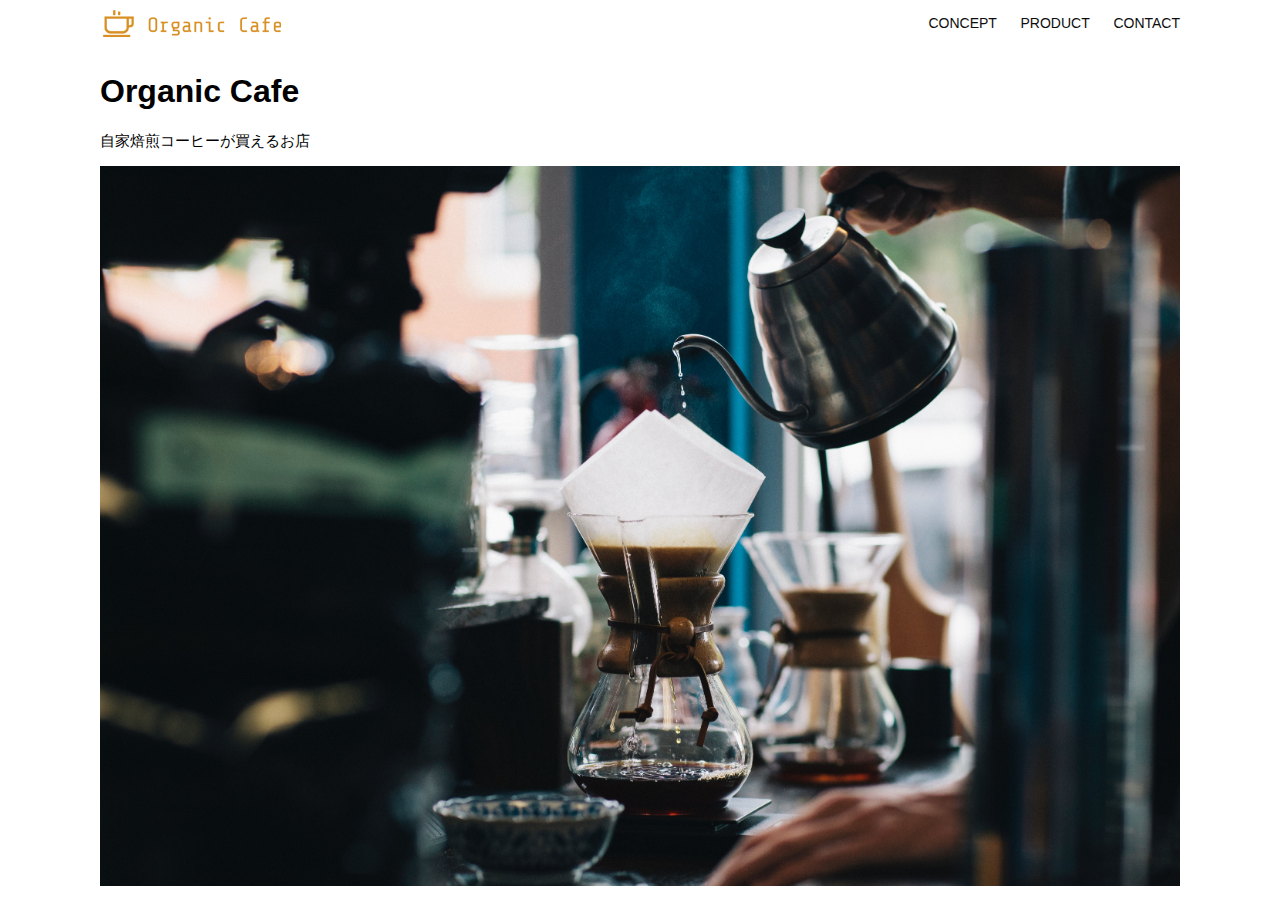
<file: html-css-kadai_013/index.html>
<!DOCTYPE html>
<html>
  <head>
    <title>Organic Cafe</title>
    <meta charset="UTF-8" />
    <meta name="description" content="自家焙煎のコーヒーがお家で楽しめるOrganic Cafe"/>
    <meta name="viewport" content="width=device-width, initial-scale=1.0" />
    <link rel="stylesheet" href="style.css" />
  </head>
  <body>
    <!-- ヘッダー -->
    <header>
      <!-- ロゴ -->
      <a href="index.html" id="logo"><img src="images/logo.png" alt="トップページに戻る"/></a>

      <!-- PC用ナビゲーション -->
      <nav id="nav-pc">
        <a href="index.html#concept">CONCEPT</a>
        <a href="index.html#product">PRODUCT</a>
        <a href="index.html#contact">CONTACT</a>
      </nav>
      <!-- スマホ用メニューボタン -->
      <img id="menu-sp" src="images/button-menu.png" alt="ナビゲーションを開く" onclick="document.getElementById('nav-sp').style.display = 'block'">
      
      <!-- スマホ用ナビゲーション -->
      <nav id="nav-sp">
        <ul>
          <li>
            <img id="close" src="images/button-close.png" alt="ナビゲーションを閉じる" onclick="document.getElementById('nav-sp').style.display = 'none'">
          </li>
          <li>
            <a id="logo-sp" href="index.html" onclick="document.getElementById('nav-sp').style.display = 'none'">
              <img src="images/logo-sp.png" alt="トップページに戻る">
            </a>
          </li>
          <li>
            <a class="menu" href="index.html#concept" onclick="document.getElementById('nav-sp').style.display = 'none'">
              CONCEPT
            </a>
          </li>
          <li>
            <a class="menu" href="index.html#product" onclick="document.getElementById('nav-sp').style.display = 'none'">
              PRODUCT
            </a>
          </li>
          <li>
            <a class="menu" href="index.html#contact" onclick="document.getElementById('nav-sp').style.display = 'none'">
              CONTACT
            </a>
          </li>
        </ul>
       </nav>
    </header>

    <main>
      <article>
        <!-- メインビジュアル -->
        <section id="main-visual">
          <div id="main-message">
            <h1>Organic Cafe</h1>
            <p>自家焙煎コーヒーが買えるお店</p>
          </div>
          <img src="images/main-image.jpg" alt="コーヒーをハンドドリップで淹れる画像"/>
        </section>
      </article>
    </main>
  </body>
</html>
</file>
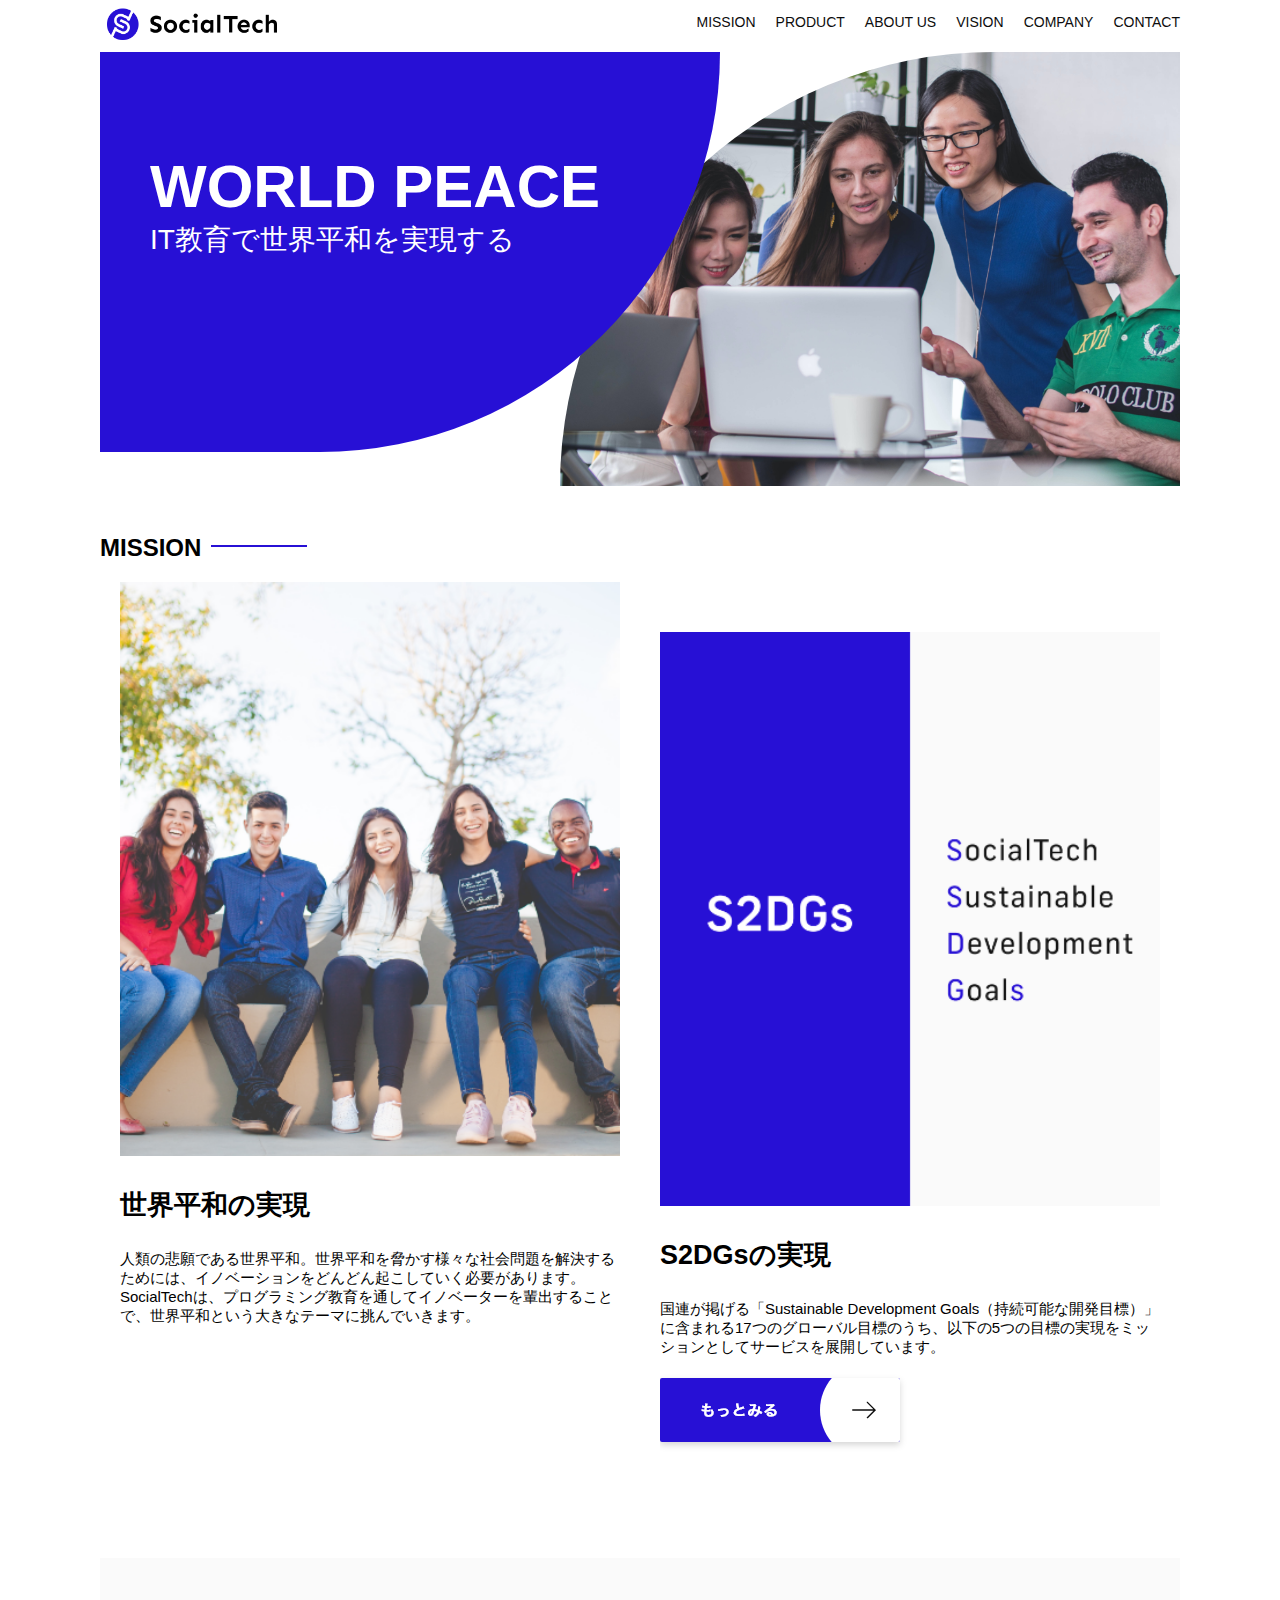
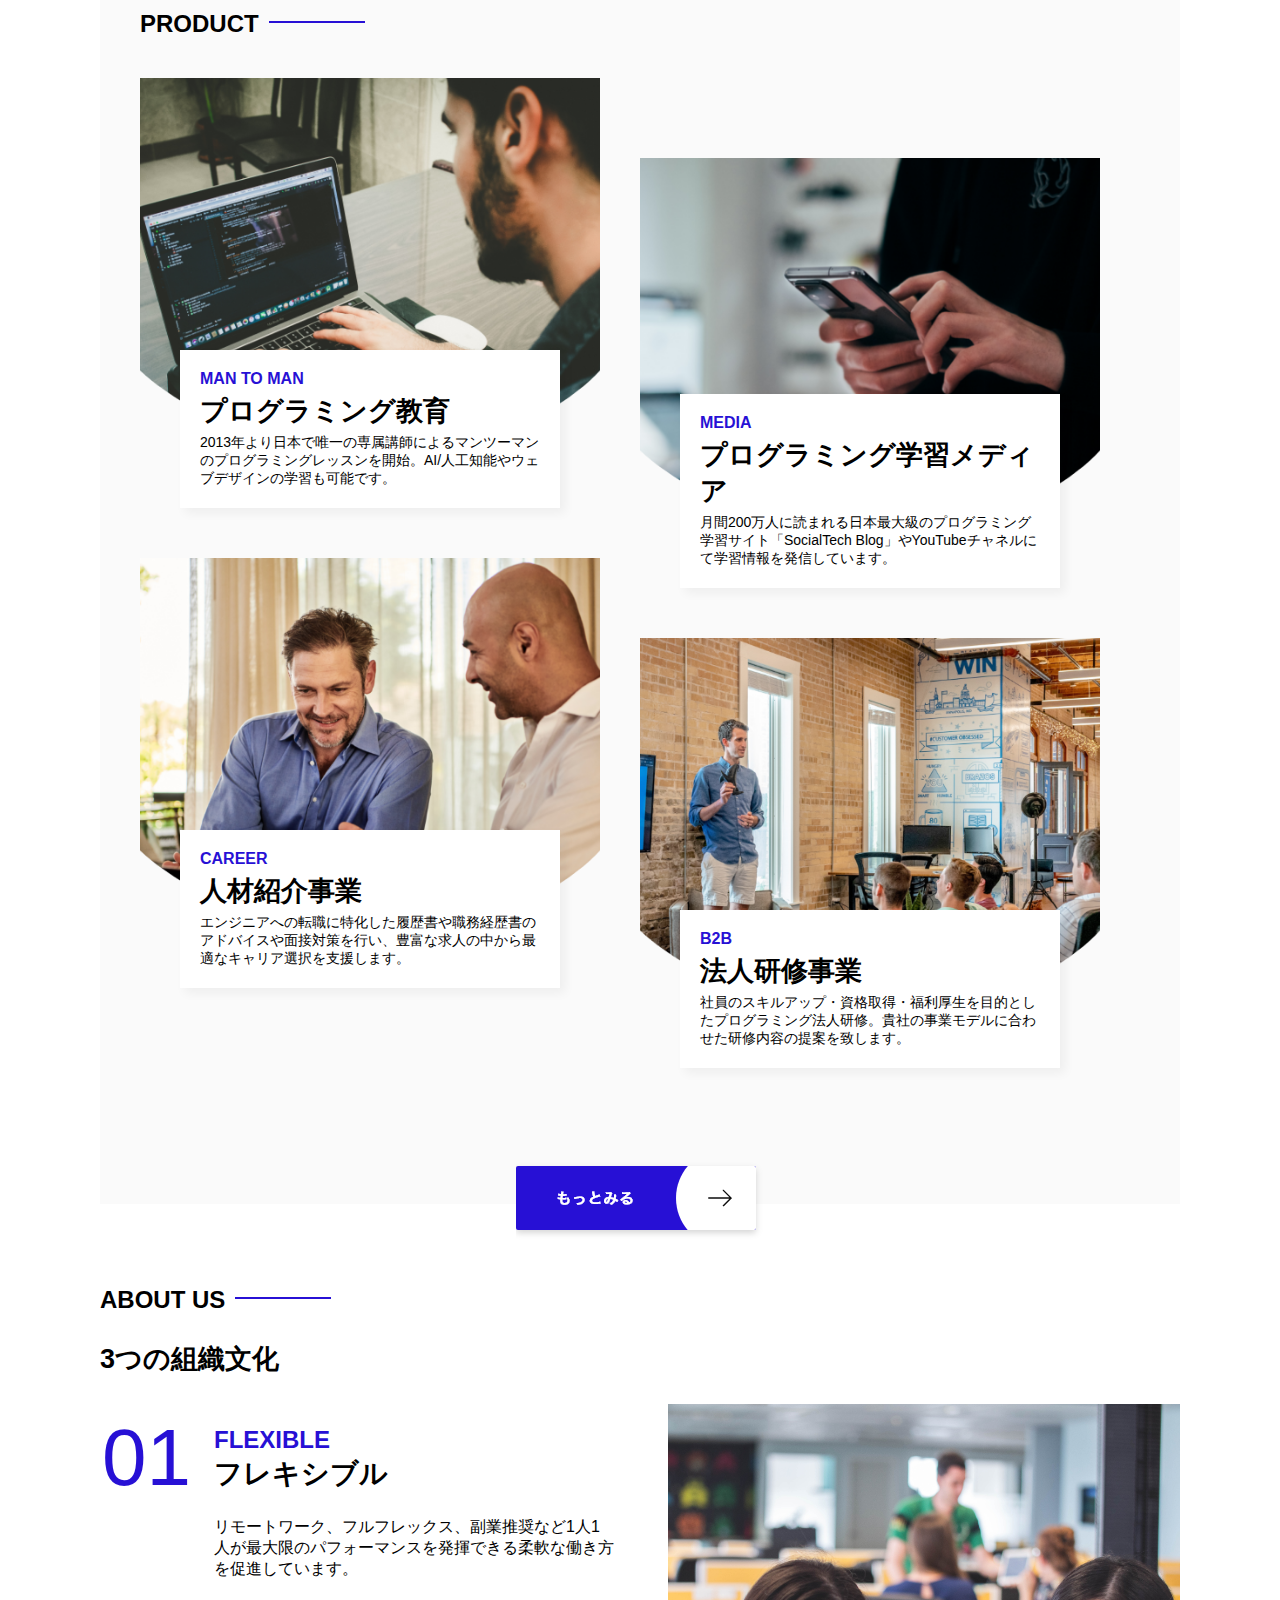
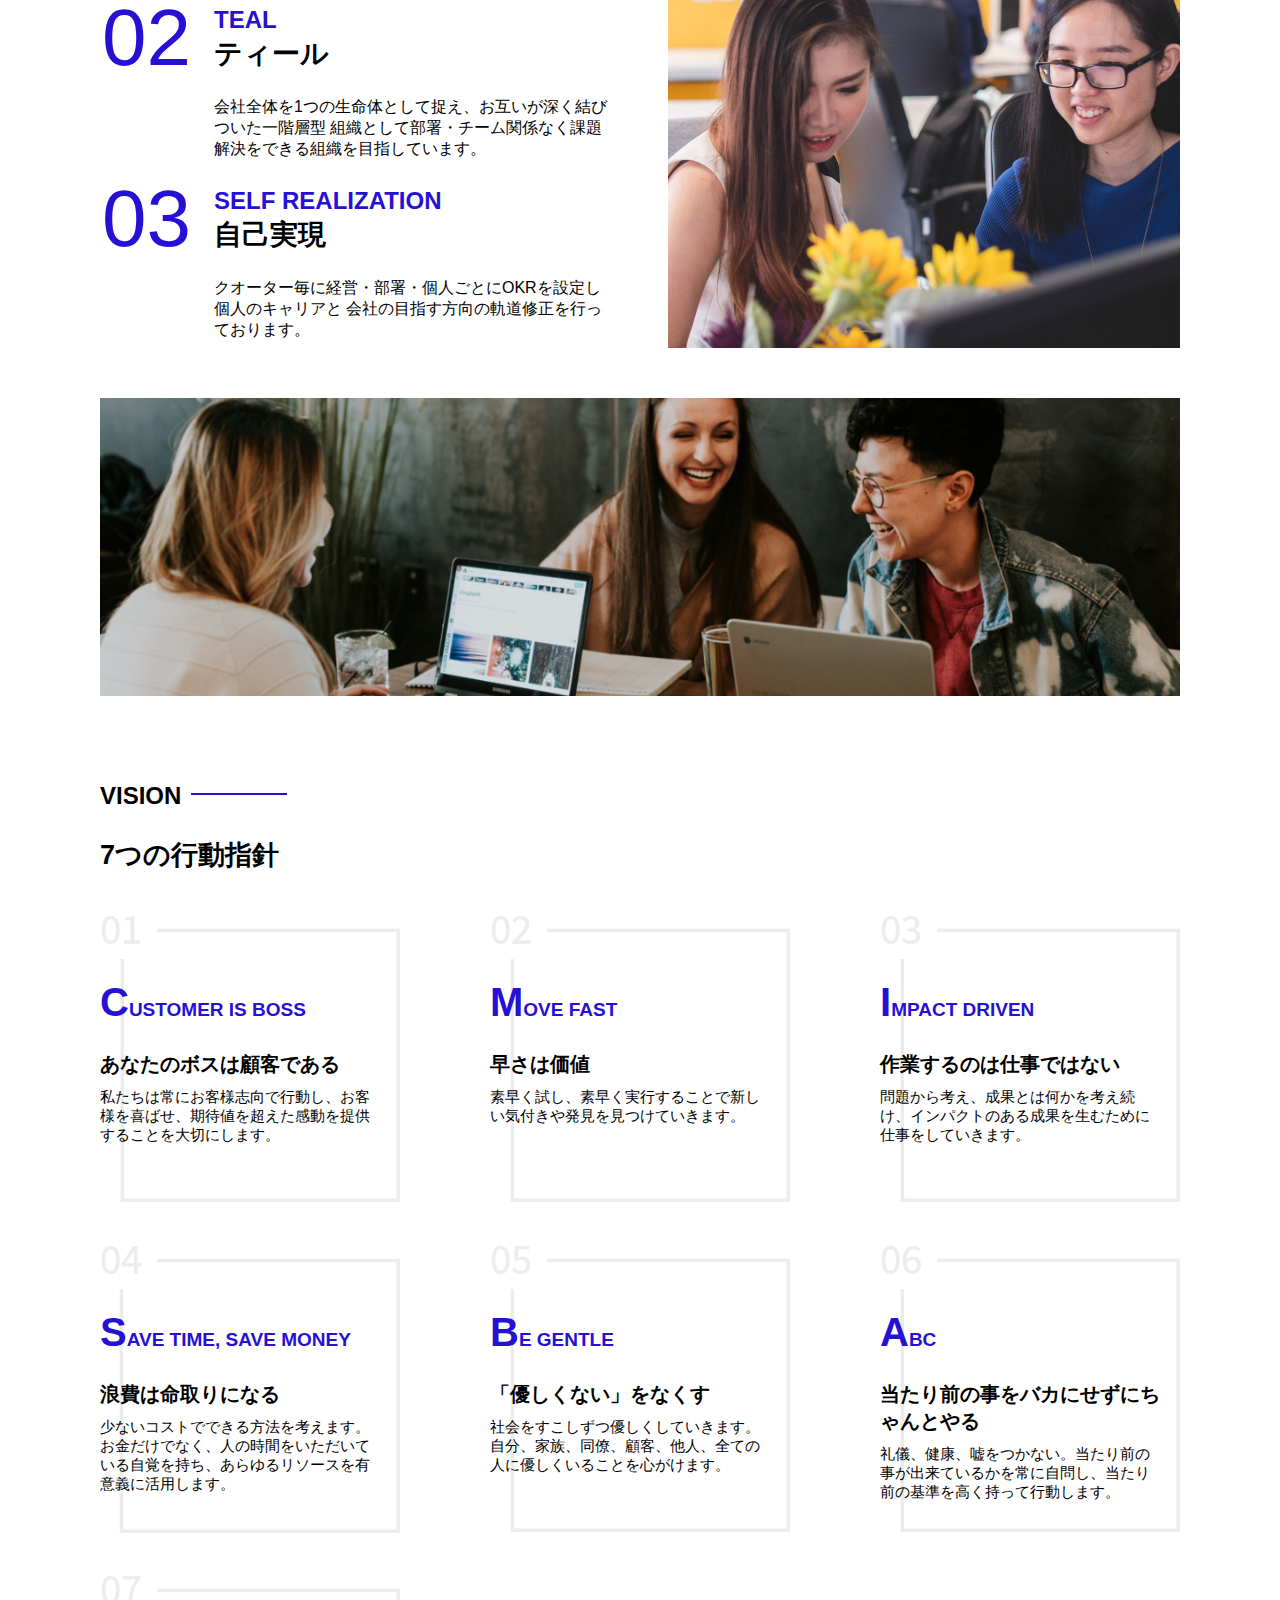
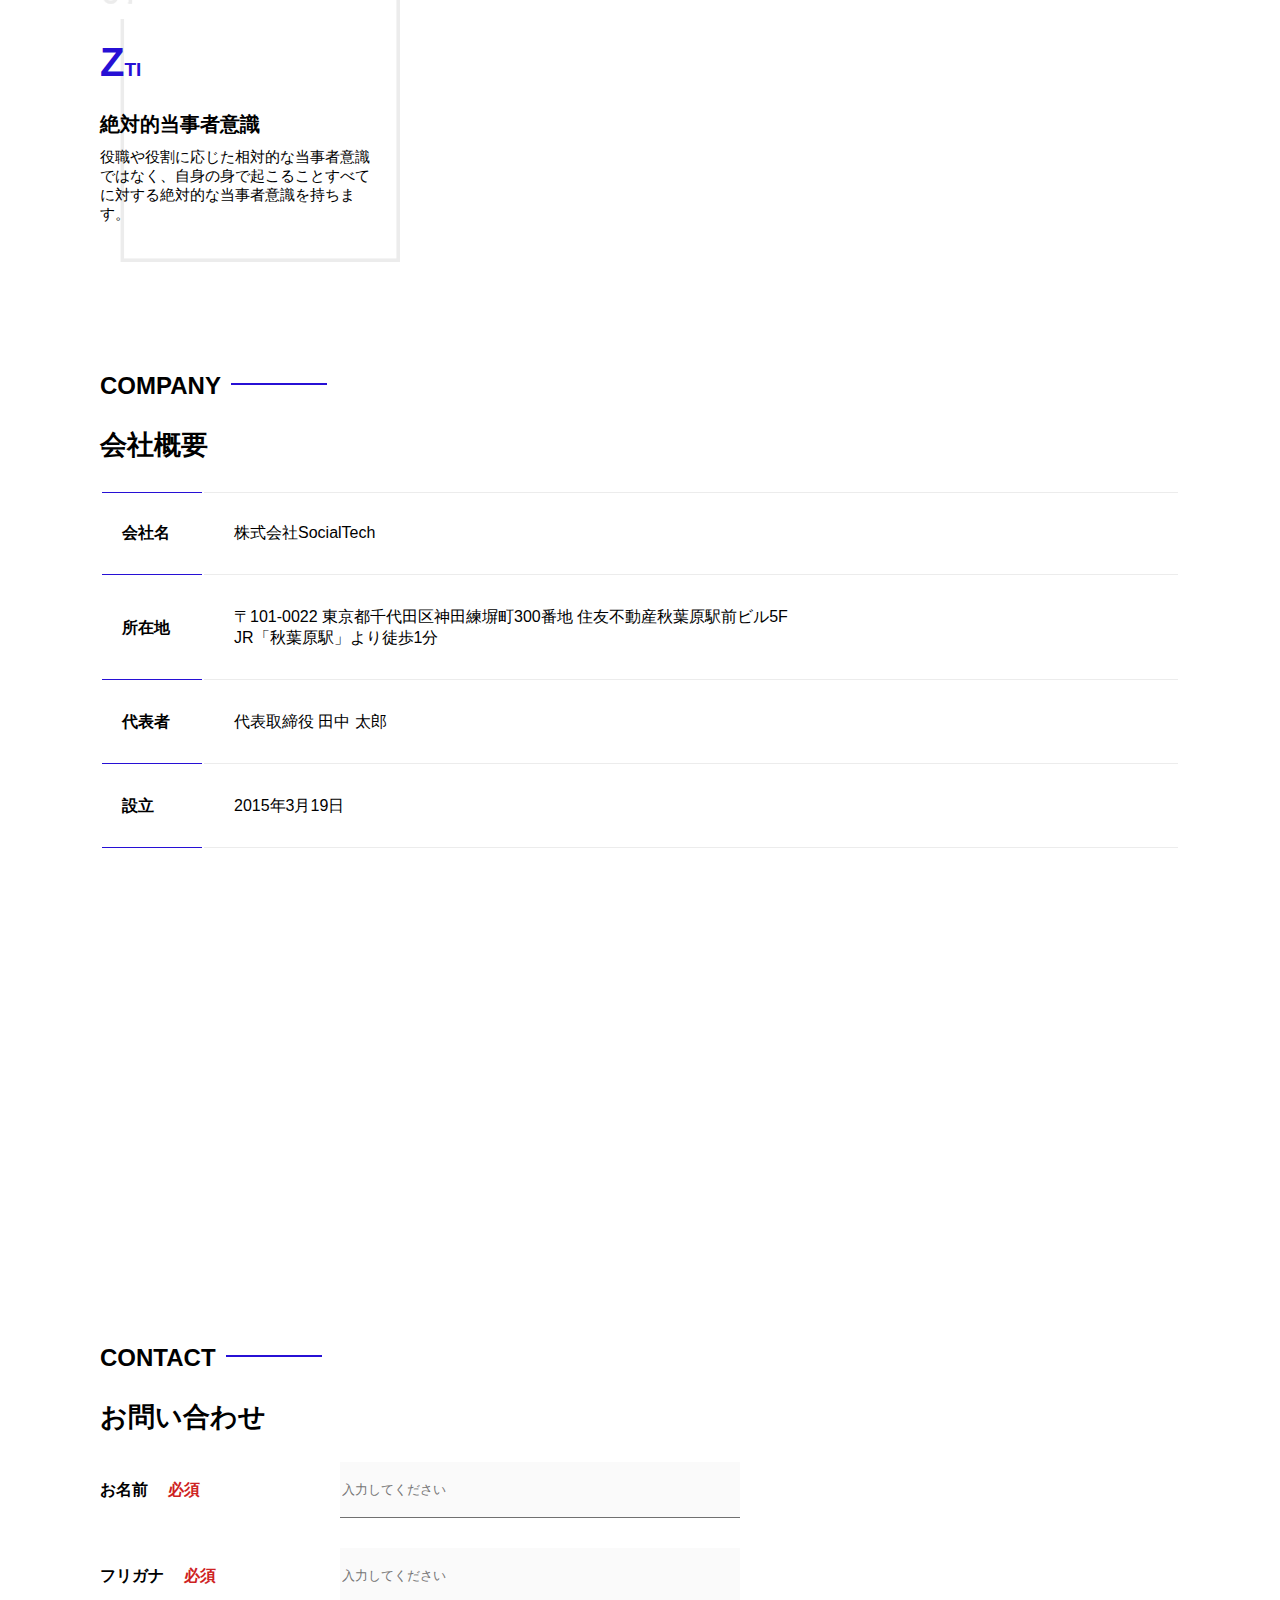
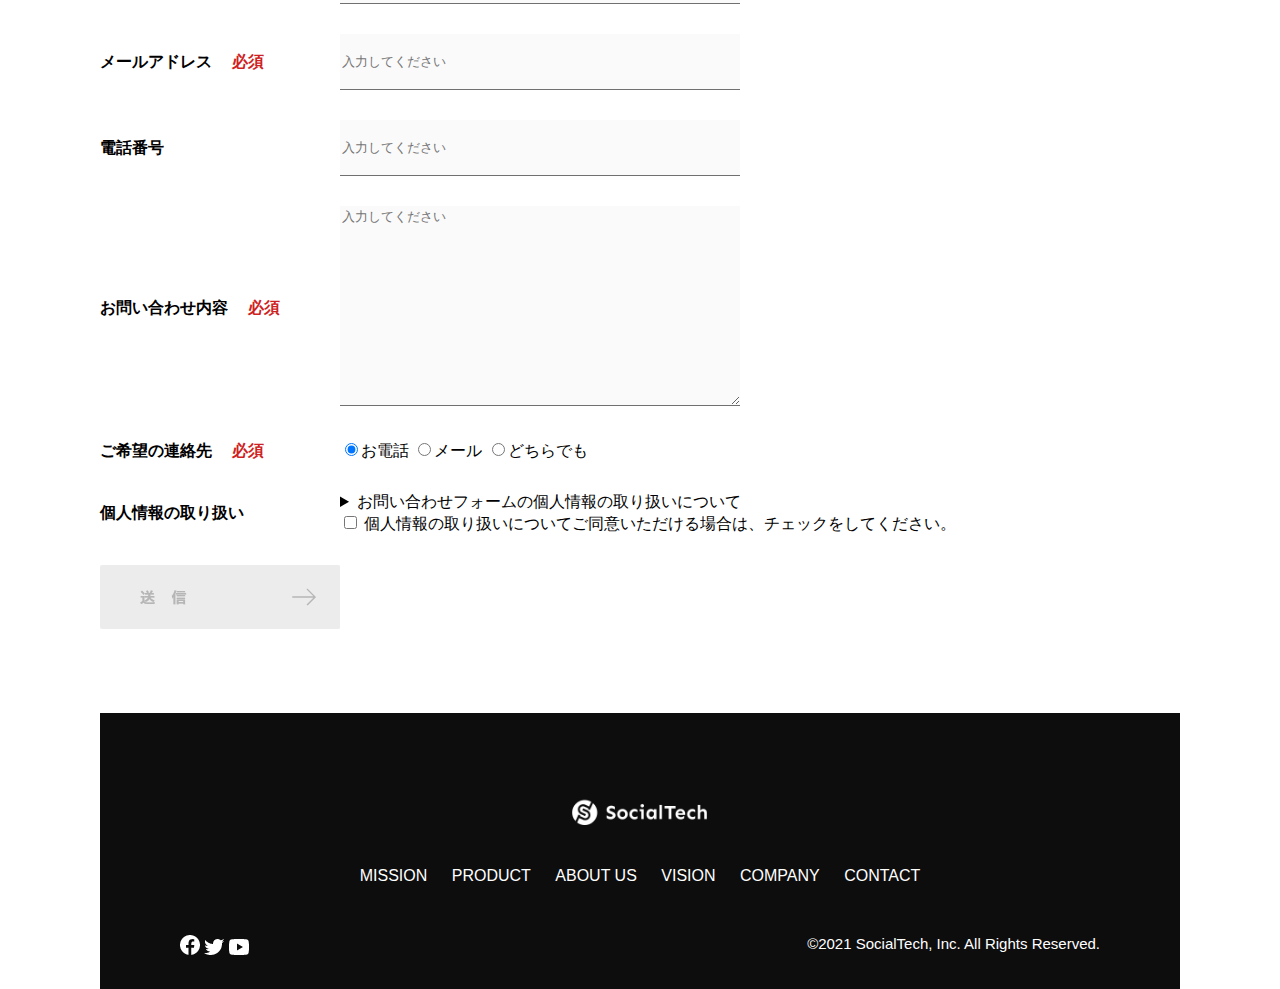
<file: kadai_tutorial_output/index.html>
<!DOCTYPE html>
<html>
  <head>
    <title>SocialTech</title>
    <meta charset="UTF-8">
    <meta name="description" content="SocialTechはEdTech業界のリーディングカンパニーを目指します。">
    <meta name="viewport" content="width=device-width, initial-scale=1.0">
    <link rel="stylesheet" href="style.css">

  </head>
  <body>
   <!-- ヘッダー -->
   <header>
     <!-- ロゴ -->
     <a href="index.html" id="logo">
       <img src="images/logo.png" alt="トップページに戻る">
      </a>

      <!-- PC用ナビゲーション -->
      <nav id="nav-pc">
       <ul>
         <li><a href="mission.html">MISSION</a></li>
         <li><a href="product.html">PRODUCT</a></li>
         <li><a href="index.html#aboutus">ABOUT US</a></li>
         <li><a href="index.html#vision">VISION</a></li>
         <li><a href="index.html#company">COMPANY</a></li>
         <li><a href="index.html#contact">CONTACT</a></li>
       </ul>
     </nav>

     <!-- スマホ用メニューボタン -->
     <button id="menu-sp" onclick="document.getElementById('nav-sp').style.display = 'block'">
       <img src="images/button-menu.png" alt="ナビゲーションを開く">
     </button>

     <!-- スマホ用ナビゲーション -->
     <div id="nav-sp">
       <button id="close" onclick="document.getElementById('nav-sp').style.display = 'none'">
         <img src="images/button-close.png" alt="ナビゲーションを閉じる">
       </button>
       <nav>
         <ul>
           <li>
             <a id="logo-sp" href="index.html" onclick="document.getElementById('nav-sp').style.display = 'none'"><img src="images/logo-sp.png" alt="トップページに戻る"></a>
            </li>
           <li><a class="menu" href="mission.html" onclick="document.getElementById('nav-sp').style.display = 'none'">MISSION</a></li>
           <li><a class="menu" href="product.html" onclick="document.getElementById('nav-sp').style.display = 'none'">PRODUCT</a></li>
           <li><a class="menu" href="index.html#aboutus" onclick="document.getElementById('nav-sp').style.display = 'none'">ABOUT US</a></li>
           <li><a class="menu" href="index.html#vision" onclick="document.getElementById('nav-sp').style.display = 'none'">VISION</a></li>
           <li><a class="menu" href="index.html#company" onclick="document.getElementById('nav-sp').style.display = 'none'">COMPANY</a></li>
           <li><a class="menu" href="index.html#contact" onclick="document.getElementById('nav-sp').style.display = 'none'">CONTACT</a></li>
         </ul>
       </nav>

       <div id="sns">
         <a href="https://www.facebook.com/sejuku2013">
           <img src="images/button-facebook.png" alt="Facebookのリンク">
         </a>
         <a href="https://twitter.com/samuraijuku">
           <img src="images/button-twitter.png" alt="Twitterのリンク">
         </a>
         <a href="https://www.youtube.com/channel/UCCFOQO5aDK0xXam4cUQXT8g">
           <img src="images/button-youtube.png" alt="YouTubeのリンク">
         </a>
       </div>
     </div>
   </header>

   <main>
     <article>
       <!-- メインビジュアル -->
       <section id="main-visual">
         <div id="main-message">
          <h1>WORLD PEACE</h1>
          <p>IT教育で世界平和を実現する</p>
         </div>
         <img src="images/index/index-main.png" alt="PCの周りに集まる多国籍の仲間たち">
       </section>

       <!--ミッション-->
       <section id="mission">
          <h2 class="index-h2">MISSION</h2>
          <div id="mission-flex">
          <div>
            <img id="mission-photo" src="images/index/index-mission.png" alt="屋外のベンチで写真を撮影する多国籍の仲間たち">
            <h3>世界平和の実現</h3>
            <p>
              人類の悲願である世界平和。世界平和を脅かす様々な社会問題を解決するためには、イノベーションをどんどん起こしていく必要があります。SocialTechは、プログラミング教育を通してイノベーターを輩出することで、世界平和という大きなテーマに挑んでいきます。
            </p>
          </div>
          <div>
            <img id="s2dgs" src="images/index/s2dgs.png" alt="S2DGs">
            <h3>S2DGsの実現</h3>
            <p>
              国連が掲げる「Sustainable Development Goals（持続可能な開発目標）」に含まれる17つのグローバル目標のうち、以下の5つの目標の実現をミッションとしてサービスを展開しています。
            </p>
            <a href="mission.html">
              <img src="images/button-more.png" alt="もっとみる">
            </a>
          </div>
        </div>
      </section>

      <!-- プロダクト -->
      <section id="product">
        <h2 class="index-h2">PRODUCT</h2>
         <div class="product-flex">
          <div id="product-left">
            <div>
              <img class="product-photo" src="images/index/index-mantoman.png" alt="PCでコードを書く男性">
              <div class="product-explain">
                <span>MAN TO MAN</span>
                <h3>プログラミング教育</h3>
                <p>2013年より日本で唯一の専属講師によるマンツーマンのプログラミングレッスンを開始。AI/人工知能やウェブデザインの学習も可能です。</p>
              </div>
            </div>
            <div>
              <img class="product-photo" src="images/index/index-career.png" alt="笑顔で話し合う2人の男性">
              <div class="product-explain">
                <span>CAREER</span>
                <h3>人材紹介事業</h3>
                <p>エンジニアへの転職に特化した履歴書や職務経歴書のアドバイスや面接対策を行い、豊富な求人の中から最適なキャリア選択を支援します。</p>
              </div>
            </div>
          </div>
          <div id="product-right">
            <div>
              <img class="product-photo" src="images/index/index-media.png" alt="スマートフォンを操作する人">
              <div class="product-explain">
                <span>MEDIA</span>
                <h3>プログラミング学習メディア</h3>
                <p>月間200万人に読まれる日本最大級のプログラミング学習サイト「SocialTech Blog」やYouTubeチャネルにて学習情報を発信しています。</p>
              </div>
            </div>
            <div>
              <img class="product-photo" src="images/index/index-b2b.png" alt="講演中の男性とそれを聴く人々">
              <div class="product-explain">
                <span>B2B</span>
                <h3>法人研修事業</h3>
                <p>社員のスキルアップ・資格取得・福利厚生を目的としたプログラミング法人研修。貴社の事業モデルに合わせた研修内容の提案を致します。</p>
              </div>
            </div>
          </div>
        </div>
         <div id="product-more">
          <a href="product.html">
            <img src="images/button-more.png" alt="もっとみる">
          </a>
          </div>
         </div>
      </section>

       <!---ABOUT US-->
       <section id="aboutus">
        <h2 class="index-h2">ABOUT US</h2>
        <h3>3つの組織文化</h3>
        <div>
          <table class="culture-table">
            <!-- 01フレキシブル -->
            <tr>
              <td class="culture-num">01</td>
              <th><span class="culture-en">FLEXIBLE</span><br>フレキシブル</th>
            </tr>
            <tr>
              <td>
                <!--空のセル-->
              </td>
              <td class="culture-description">リモートワーク、フルフレックス、副業推奨など1人1人が最大限のパフォーマンスを発揮できる柔軟な働き方を促進しています。</td>
            </tr>
            <!-- 02ティール -->
            <tr>
              <td class="culture-num">02</td>
              <th><span class="culture-en">TEAL</span><br>ティール</th>
            </tr>
            <tr>
              <td>
                <!--空のセル-->
              </td>
              <td class="culture-description">会社全体を1つの生命体として捉え、お互いが深く結びついた一階層型 組織として部署・チーム関係なく課題解決をできる組織を目指しています。</td>
            </tr>
            <!-- 03自己実現 -->
            <tr>
              <td class="culture-num">03</td>
              <th><span class="culture-en">SELF REALIZATION</span><br>自己実現</th>
            </tr>
            <tr>
              <td>
                <!--空のセル-->
              </td>
              <td class="culture-description">クオーター毎に経営・部署・個人ごとにOKRを設定し個人のキャリアと 会社の目指す方向の軌道修正を行っております。</td>
            </tr>
          </table>
          <!-- 女性二人の画像 -->
          <img class="culture-img" src="images/index/index-aboutus1.png" alt="笑顔で話し合う2人の女性">        
        </div>
        <!-- 男女３人の画像 -->
        <img class="culture-img2" src="images/index/index-aboutus2.png" alt="笑顔で話し合う3人の男女">
      </section>

       <!-- VISION -->
       <section id="vision">
        <h2 class="index-h2">VISION</h2>
        <h3>7つの行動指針</h3>

        <div>
          <!-- 01_CUSTOMER IS BOSS -->
          <div class="vision-box">
            <img src="images/index/vision-01.png" alt="01">
            <div>
              <h4>CUSTOMER IS BOSS</h4>
              <h5>あなたのボスは顧客である</h5>
              <p>私たちは常にお客様志向で行動し、お客様を喜ばせ、期待値を超えた感動を提供することを大切にします。</p>
            </div>
          </div>

          <!-- 02_MOVE FAST -->
          <div class="vision-box">
            <img src="images/index/vision-02.png" alt="02">
            <div>
              <h4>MOVE FAST</h4>
              <h5>早さは価値</h5>
              <p>素早く試し、素早く実行することで新しい気付きや発見を見つけていきます。</p>
            </div>
          </div>

          <!-- 03_IMPACT DRIVEN -->
          <div class="vision-box">
            <img src="images/index/vision-03.png" alt="03">
            <div>
              <h4>IMPACT DRIVEN</h4>
              <h5>作業するのは仕事ではない</h5>
              <p>問題から考え、成果とは何かを考え続け、インパクトのある成果を生むために仕事をしていきます。</p>
            </div>
          </div>

          <!-- 04_SAVE TIME, SAVE MONEY -->
          <div class="vision-box">
            <img src="images/index//vision-04.png" alt="04">
            <div>
              <h4>SAVE TIME, SAVE MONEY</h4>
              <h5>浪費は命取りになる</h5>
              <p>少ないコストでできる方法を考えます。お金だけでなく、人の時間をいただいている自覚を持ち、あらゆるリソースを有意義に活用します。</p>
            </div>
          </div>

          <!-- 05_BE GENTLE -->
          <div class="vision-box">
            <img src="images/index/vision-05.png" alt="05">
            <div>
              <h4>BE GENTLE</h4>
              <h5>「優しくない」をなくす</h5>
              <p>社会をすこしずつ優しくしていきます。自分、家族、同僚、顧客、他人、全ての人に優しくいることを心がけます。</p>
            </div>
          </div>

          <!-- 06_ABC -->
          <div class="vision-box">
            <img src="images/index/vision-06.png" alt="06">
            <div>
              <h4>ABC</h4>
              <h5>当たり前の事をバカにせずにちゃんとやる</h5>
              <p>礼儀、健康、嘘をつかない。当たり前の事が出来ているかを常に自問し、当たり前の基準を高く持って行動します。</p>
            </div>
          </div>

          <!-- 07_ZTI -->
          <div class="vision-box">
            <img src="images/index/vision-07.png" alt="07">
            <div>
              <h4>ZTI</h4>
              <h5>絶対的当事者意識</h5>
              <p>役職や役割に応じた相対的な当事者意識ではなく、自身の身で起こることすべてに対する絶対的な当事者意識を持ちます。</p>
            </div>
          </div>
        </div>
      </section>
    
       <!-- COMPANY -->
       <section id="company">
        <h2 class="index-h2">COMPANY</h2>
        <h3>会社概要</h3>

        <!-- 「会社概要」の表 -->
        <table id="company-table">
          <tr>
            <th class="tableheader tableheader-first">会社名</th>
            <td class="cell cell-first">株式会社SocialTech</td>
          </tr>
          <tr>
            <th class="tableheader">所在地</th>
            <td class="cell">〒101-0022 東京都千代田区神田練塀町300番地 住友不動産秋葉原駅前ビル5F<br>JR「秋葉原駅」より徒歩1分</td>
          </tr>
          <tr>
            <th class="tableheader">代表者</th>
            <td class="cell">代表取締役 田中 太郎</td>
          </tr>
          <tr>
            <th class="tableheader">設立</th>
            <td class="cell">2015年3月19日</td>
          </tr>
        </table>

        <!-- マップ -->
        <iframe 
        src="https://www.google.com/maps/embed?pb=!1m18!1m12!1m3!1d3240.0686781124177!2d139.77207767645288!3d35.69992752894564!2m3!1f0!2f0!3f0!3m2!1i1024!2i768!4f13.1!3m3!1m2!1s0x60188fee13660e23%3A0x77137876edf742ac!2z5L2P5Y-L5LiN5YuV55Sj56eL6JGJ5Y6f6aeF5YmN44OT44Or!5e0!3m2!1sja!2sjp!4v1732238021654!5m2!1sja!2sjp" width="600" height="450" 
        style="border:0;" allowfullscreen="" loading="lazy" referrerpolicy="no-referrer-when-downgrade">
        </iframe>        
      </section>

       <!-- CONTACT -->
       <section id="contact">
        <h2 class="index-h2">CONTACT</h2>
        <h3>お問い合わせ</h3>
        <form>
          <!-- お名前 -->
          <div>
            <div class="contact-heading">
              <label class="contact-label">お名前<span class="contact-span">必須</span></label>
            </div>
            <div>
              <input type="text" name="name" placeholder="入力してください" class="contact-textbox">
            </div>
          </div>

          <!-- フリガナ -->
          <div>
            <div class="contact-heading">
              <label class="contact-label">フリガナ<span class="contact-span">必須</span></label>
            </div>
            <div>
              <input type="text" name="hurigana" placeholder="入力してください" class="contact-textbox">
            </div>
          </div>

          <!-- メールアドレス -->
          <div>
            <div class="contact-heading">
              <label class="contact-label">メールアドレス<span class="contact-span">必須</span></label>
            </div>
            <div>
              <input type="text" name="email" placeholder="入力してください" class="contact-textbox">
            </div>
          </div>

          <!-- 電話番号 -->
          <div>
            <div class="contact-heading">
              <label class="contact-label">電話番号</label>
            </div>
            <div>
              <input type="text" name="tel" placeholder="入力してください" class="contact-textbox">
            </div>
          </div>

          <!-- お問い合わせ内容 -->
          <div>
            <div class="contact-heading">
              <label class="contact-label">お問い合わせ内容<span class="contact-span">必須</span></label>
            </div>
            <div>
              <textarea class="contact-textarea" placeholder="入力してください" name="message"></textarea>
            </div>
          </div>

          <!-- ご希望の連絡先 -->
          <div>
            <div class="contact-heading">
              <label class="contact-label">ご希望の連絡先<span class="contact-span">必須</span></label>
            </div>
            <div>
              <input class="radiobutton" type="radio" value="tel" name="contact" checked><label>お電話</label>
              <input class="radiobutton" type="radio" value="mail" name="contact"><label>メール</label>
              <input class="radiobutton" type="radio" value="both" name="contact"><label>どちらでも</label>
            </div>
          </div>

          <!-- 個人情報の取り扱い -->
          <div>
            <div class="contact-heading">
              <label class="contact-label">個人情報の取り扱い</label>
            </div>
            <div>
              <details>
                <summary>お問い合わせフォームの個人情報の取り扱いについて</summary>
                <div>
                  <dl>
                    <dt>１．組織の名称又は氏名</dt>
                    <dd>株式会社SocialTech</dd>
                    <dt>２．個人情報保護管理者（若しくはその代理人）の氏名又は職名、所属及び連絡先</dt>
                    <dd>
                      <p>鈴木 一郎 コーポレート部</p>
                      <p>メールアドレス：samurai@example.com</p>
                      <p>TEL：03-1234-5678</p>
                    </dd>
                    <dt>３．個人情報の利用目的</dt>
                    <dd>
                      <ul>
                        <li>本サービス及び本サービスに関連する情報の提供又はそれらに関する連絡のため</li>
                        <li>ユーザーの本人確認のため</li>
                        <li>当社サービスのご案内のため</li>
                        <li>当社の商品等の広告または宣伝（電子メールによるものを含むものとします。）</li>
                      </ul>
                    </dd>
                    <dt>４．個人情報の取り扱い業務の委託</dt>
                    <dd>個人情報の取扱業務の全部または一部を外部に業務委託する場合があります。その際、弊社は、個人情報を適切に保護できる管理体制を敷き実行していることを条件として委託先を厳選したうえで、機密保持契約を委託先と締結し、お客様の個人情報を厳密に管理させます。</dd>
                    <dt>５．個人情報の開示等の請求</dt>
                    <dd>
                      お客様は、弊社に対してご自身の個人情報の開示等（利用目的の通知、開示、内容の訂正・追加・削除、利用の停止または消去、第三者への提供の停止）に関して、当社問合わせ窓口に申し出ることができます。<br>
                      その際、弊社はお客様ご本人を確認させていただいたうえで、合理的な期間内に対応いたします。<br>
                      なお、個人情報に関する弊社問合わせ先は、次の通りです。
                    </dd>
                    <dd>
                      <p>株式会社SocialTech　個人情報問合せ窓口</p>
                      <p>〒150-0043　東京都千代田区神田練塀町300番地 住友不動産秋葉原駅前ビル5F</p>
                      <p>メールアドレス：samurai@example.com　TEL：03-1234-5678</p>
                    </dd>

                    <dt>６．個人情報を提供されることの任意性について</dt>
                    <dd>お客様がご自身の個人情報を弊社に提供されるか否かは、お客様のご判断によりますが、もしご提供されない場合には、適切なサービスが提供できない場合がありますので予めご了承ください。</dd>
                  </dl>
                </div>
              </details>
              <input type="checkbox" name="agree">
              <span>個人情報の取り扱いについてご同意いただける場合は、チェックをしてください。</span>
            </div>
          </div>

          <!-- 送信ボタン -->
          <input type="image" src="images/button-submit.png" alt="送信する">
        </form>
      </section>
     </article>
   </main>

   <footer>
    <!-- 会社ロゴ -->
    <div id="footer-logo">
      <img src="images/logo-sp.png" alt="SocialTech">
    </div>

    <!-- 各ページのリンク -->
    <div id="footer-link">
      <a href="mission.html">MISSION</a>
      <a href="product.html">PRODUCT</a>
      <a href="index.html#aboutus">ABOUT US</a>
      <a href="index.html#vision">VISION</a>
      <a href="index.html#company">COMPANY</a>
      <a href="index.html#contact">CONTACT</a>
    </div>

    <!-- SNSリンク -->
    <div id="sns-footer">
      <div class="sns-btns">
        <a href="https://www.facebook.com/sejuku2013"><img src="images/button-facebook.png" alt="Facebookのリンク"></a>
        <a href="https://twitter.com/samuraijuku"><img src="images/button-twitter.png" alt="Twitterのリンク"></a>
        <a href="https://www.youtube.com/channel/UCCFOQO5aDK0xXam4cUQXT8g"><img src="images/button-youtube.png" alt="YouTubeのリンク"></a>
      </div>
      <p id="copyright">&copy;2021 SocialTech, Inc. All Rights Reserved.</p>
    </div>

  </footer>

  </body>
</html>
</file>
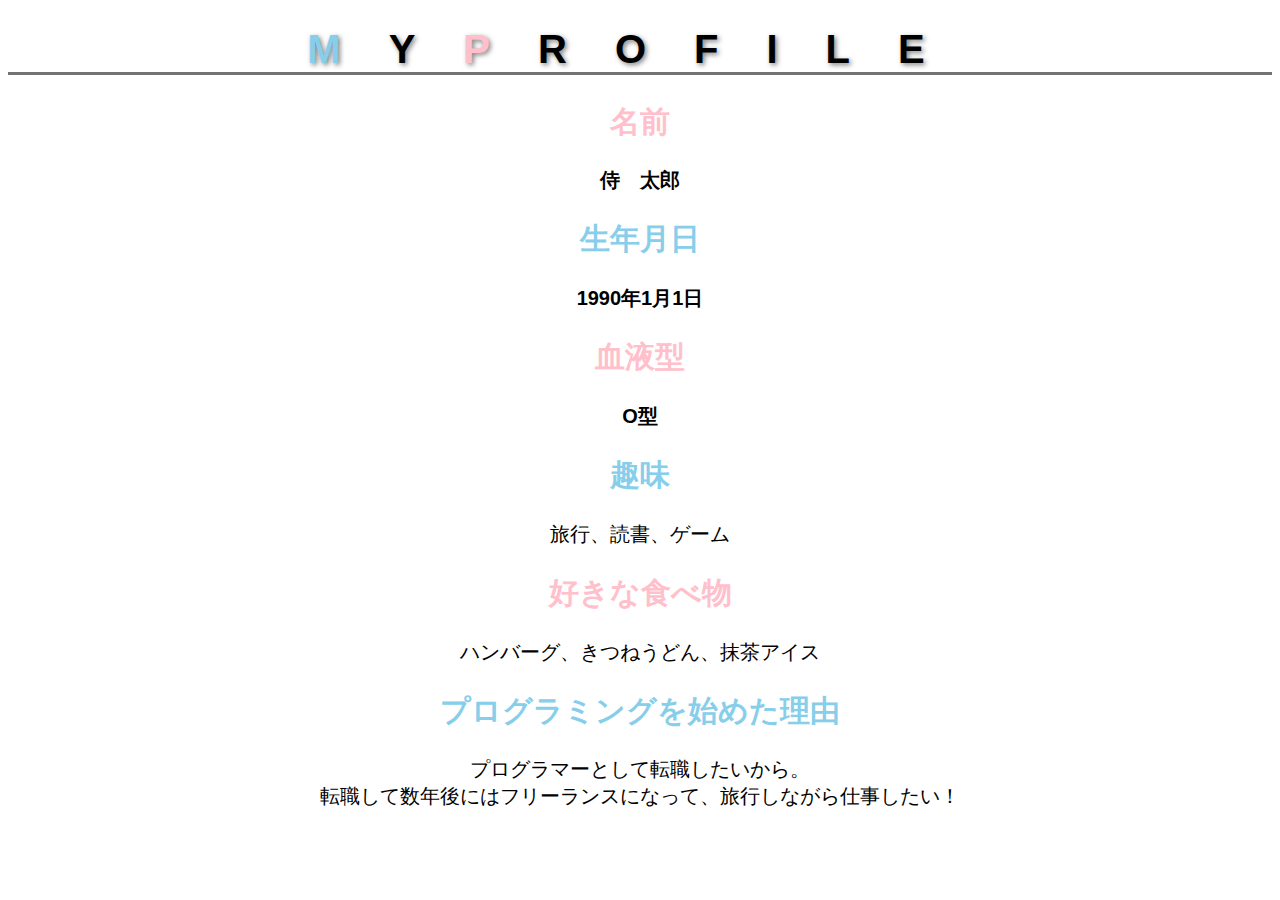
<file: kadai_015/kadai_015.html>
<!DOCTYPE html>
<html>
<head>
  <title>15章課題</title>
  <meta charset="UTF-8">
  <meta name="description" content="このページは15章の課題です。">
  <link rel="stylesheet" href="style.css">
  <link rel="preconnect" href="https://fonts.googleapis.com">
  <link rel="preconnect" href="https://fonts.gstatic.com" crossorigin>
  <link href="https://fonts.googleapis.com/css2?family=Josefin+Sans&display=swap" rel="stylesheet">
  <link rel="preconnect" href="https://fonts.googleapis.com">
 <link rel="preconnect" href="https://fonts.gstatic.com" crossorigin>
 <link href="https://fonts.googleapis.com/css2?family=Josefin+Sans:ital,wght@0,100..700;1,100..700&family=Jost:ital,wght@0,100..900;1,100..900&family=Noto+Sans+JP:wght@100..900&family=Open+Sans:ital,wght@0,300..800;1,300..800&family=Playfair+Display:ital,wght@0,400..900;1,400..900&family=Roboto:ital,wght@0,100;0,300;0,400;0,500;0,700;0,900;1,100;1,300;1,400;1,500;1,700;1,900&family=Zen+Old+Mincho&display=swap" rel="stylesheet">
</head>
<body class="decoration">
  <h1><span class="blue">M</span>Y<span class="pink">P</span>ROFILE</h1>
  <div id="basic">
    <h2 class="pink">名前</h2>
    <p>侍　太郎</p>
    <h2 class="blue">生年月日</h2>
    <p>1990年1月1日</p>
    <h2 class="pink">血液型</h2>
    <p>O型</p>
  </div>
    
  <h2 class="blue">趣味</h2>
  <p>旅行、読書、ゲーム</p>
  <h2 class="pink">好きな食べ物</h2>
  <p>ハンバーグ、きつねうどん、抹茶アイス</p>
  <h2 class="blue">プログラミングを始めた理由</h2>
  <p>プログラマーとして転職したいから。<br>転職して数年後にはフリーランスになって、旅行しながら仕事したい！</p>
</body>
</html>
</file>
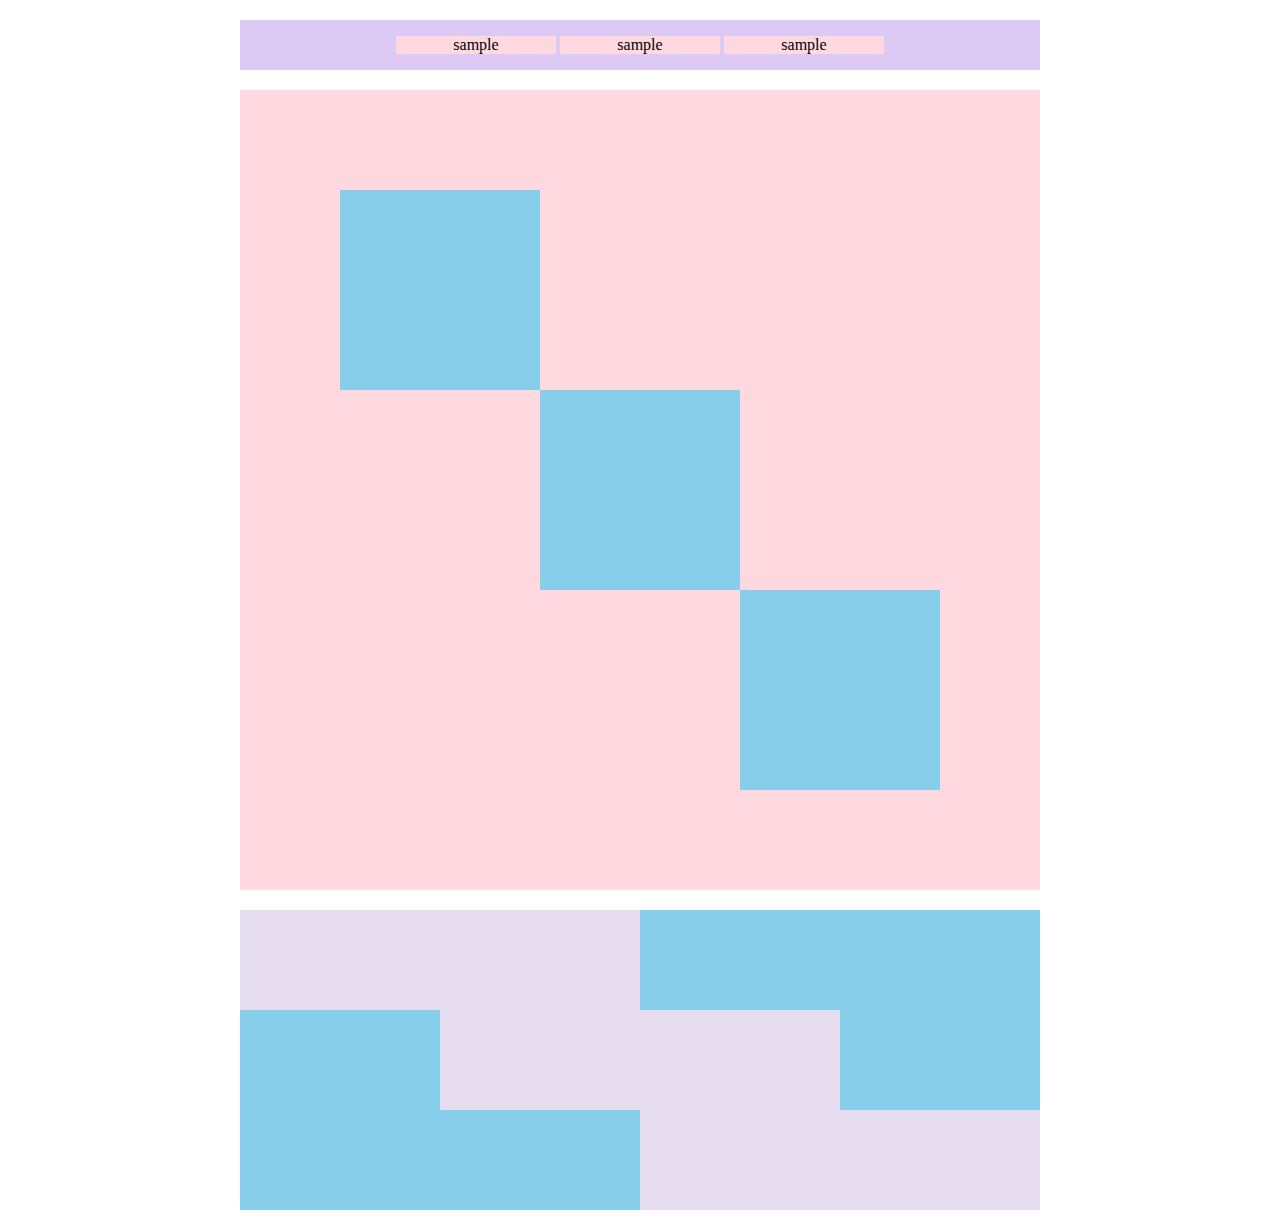
<file: kadai_018/kadai_018.html>
<!DOCTYPE html>
<html>
<head>
  <meta charset="UTF-8">
  <link rel="stylesheet" href="style.css">
  <meta name="description" content="このページは18章の課題です。">
  <title>18章課題</title>
</head>
<body>
  <div id="top">
    <p class="top-child">sample</p>
    <p class="top-child">sample</p>
    <p class="top-child">sample</p>
  </div>
  <div id="middle">
    <div id="middle-child01"></div>
    <div id="middle-child02"></div>
    <div id="middle-child03"></div>
  </div>
  <div id="bottom">
    <div id="bottom-child01"></div>
    <div id="bottom-child02"></div>
    <div id="bottom-child03"></div>
  </div>
</body>
</html>
</file>
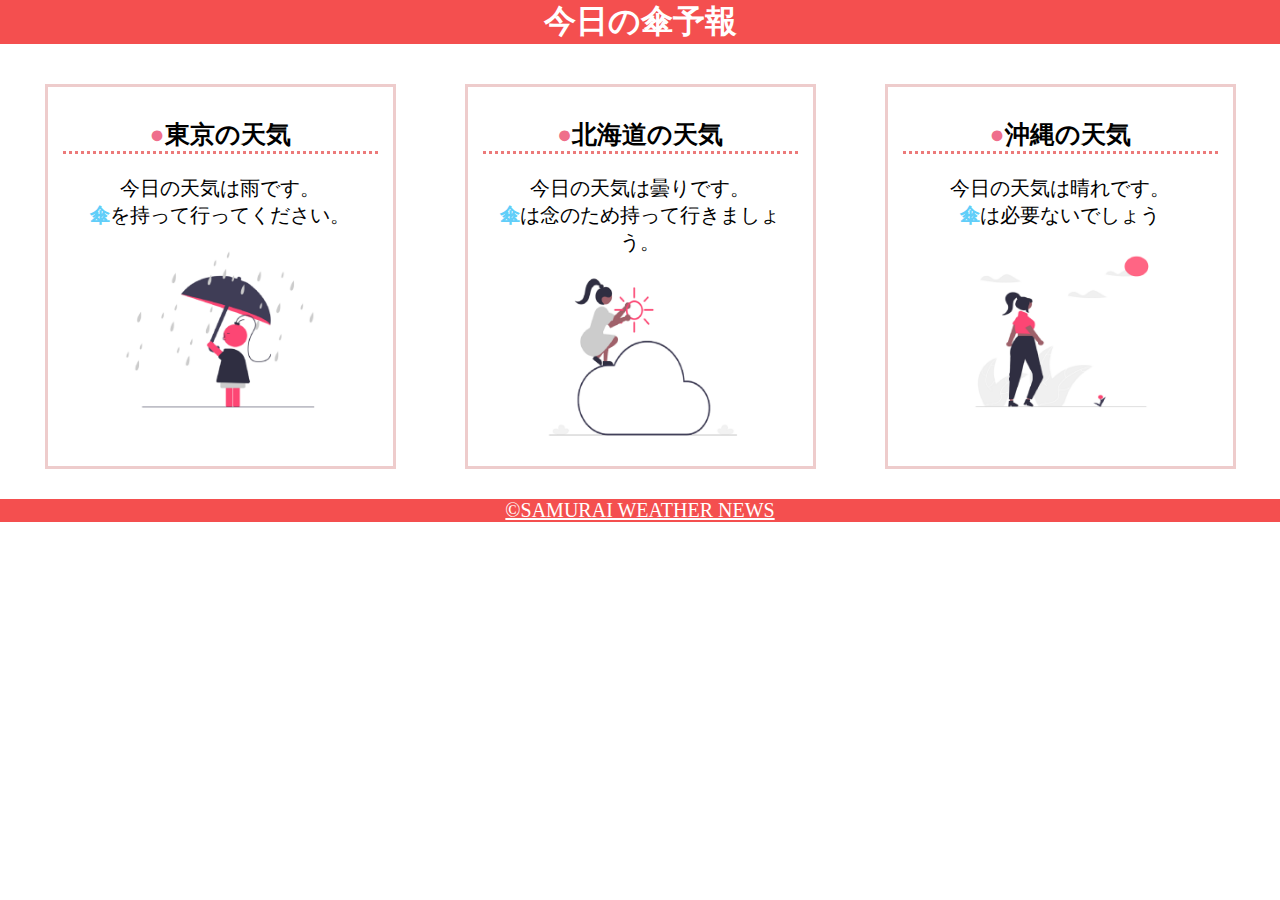
<file: kadai_022/kadai_022.html>
<!DOCTYPE html>
<html>
    <head>
        <meta charset="UTF-8">
        <meta name="viewport" content="width=device-width, initial-scale=1.0">
        <link rel="stylesheet" href="style.css">
        <meta name="description" content="このページは22章の課題です。">
        <title>22章課題</title>
    </head>
    <body>
       
        <header>
            <h1>今日の傘予報</h1>
        </header>  
 
        <main>

            <div id="parent">
                <div class="contents">
                    <h2>東京の天気</h2>
                    <p>今日の天気は雨です。</p>
                    <p>傘を持って行ってください。</p>
                    <img src="images/rainy.png" alt="雨">
                </div>
 
                <div class="contents">
                    <h2>北海道の天気</h2>
                    <p>今日の天気は曇りです。</p>
                    <p>傘は念のため持って行きましょう。</p>
                    <img src="images/cloudy.png" alt="曇り">
                </div>
 
                <div class="contents">
                    <h2>沖縄の天気</h2>
                    <p>今日の天気は晴れです。</p>
                    <p>傘は必要ないでしょう</p>
                    <img src="images/sunny.png" alt="晴れ">
                </div>

            </div>    
 
        </main>
 
        <footer>
            <a href="https://www.sejuku.net/corp/">&copy;SAMURAI WEATHER NEWS</a>
         </footer>
 
    </body>
</html>
</file>
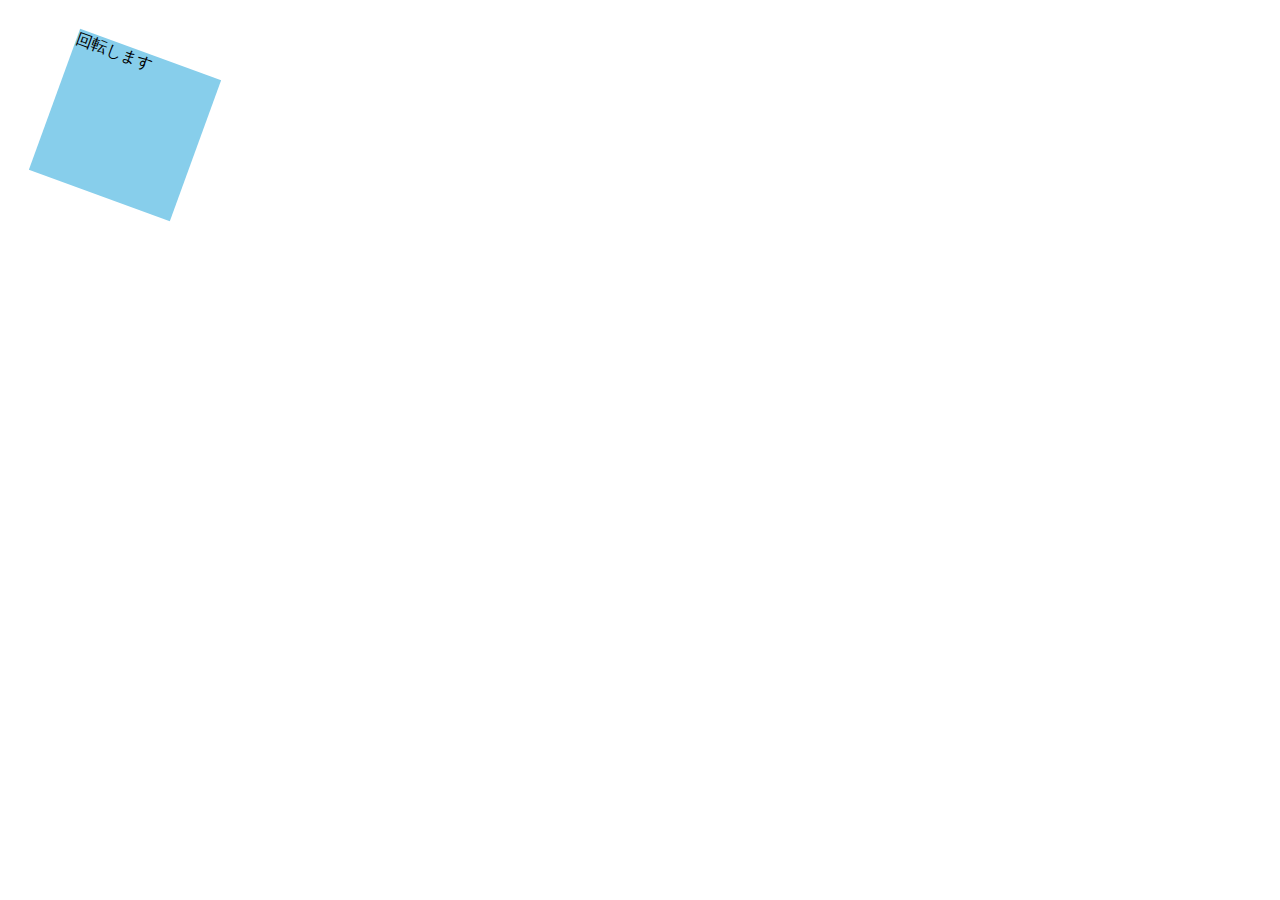
<file: kadai_mdn_css/mdn.html>
<!DOCTYPE html>
<html>

<head>
    <style>
        div {
            transform: rotate(20deg);
            position: absolute;
            left: 50px;
            top: 50px;
            width: 150px;
            height: 150px;
            background-color: skyblue;
        }
    </style>
</head>

<body>
    <div>
        回転します
    </div>

</body>

</html>
</file>
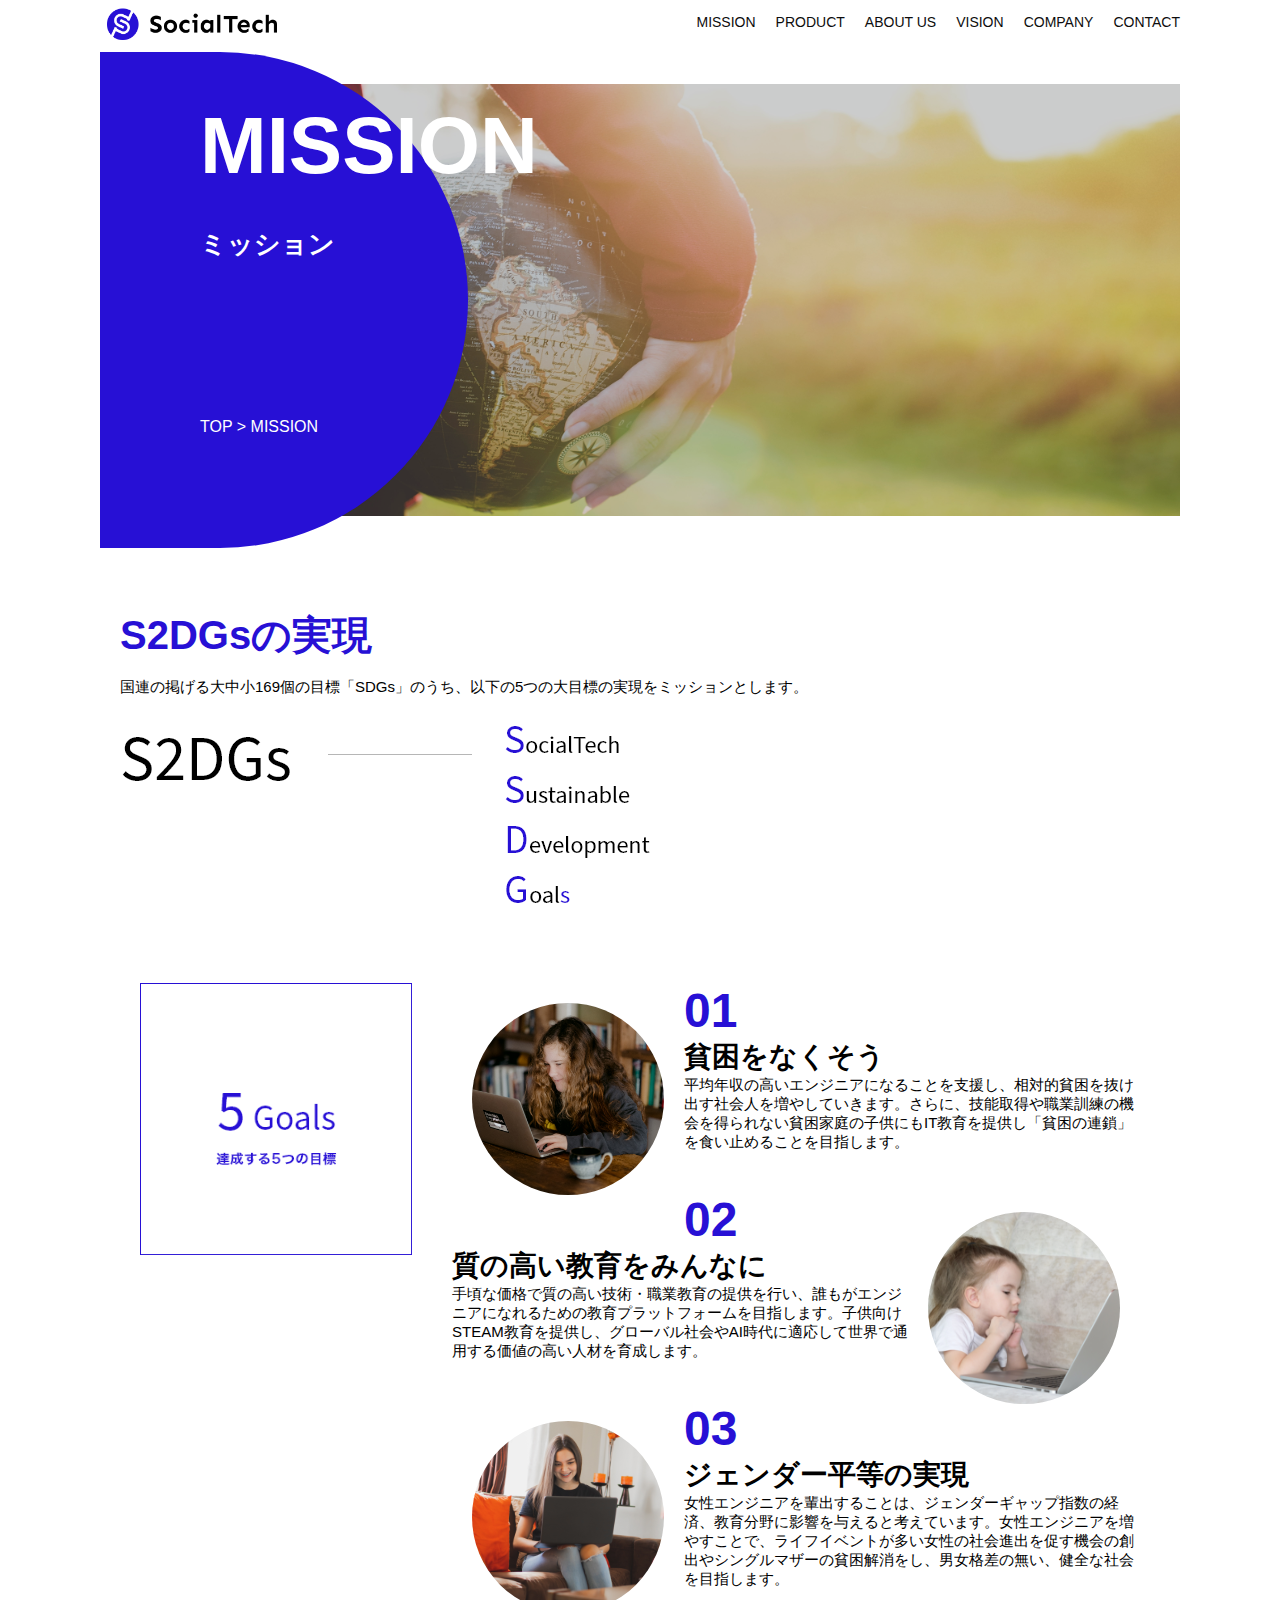
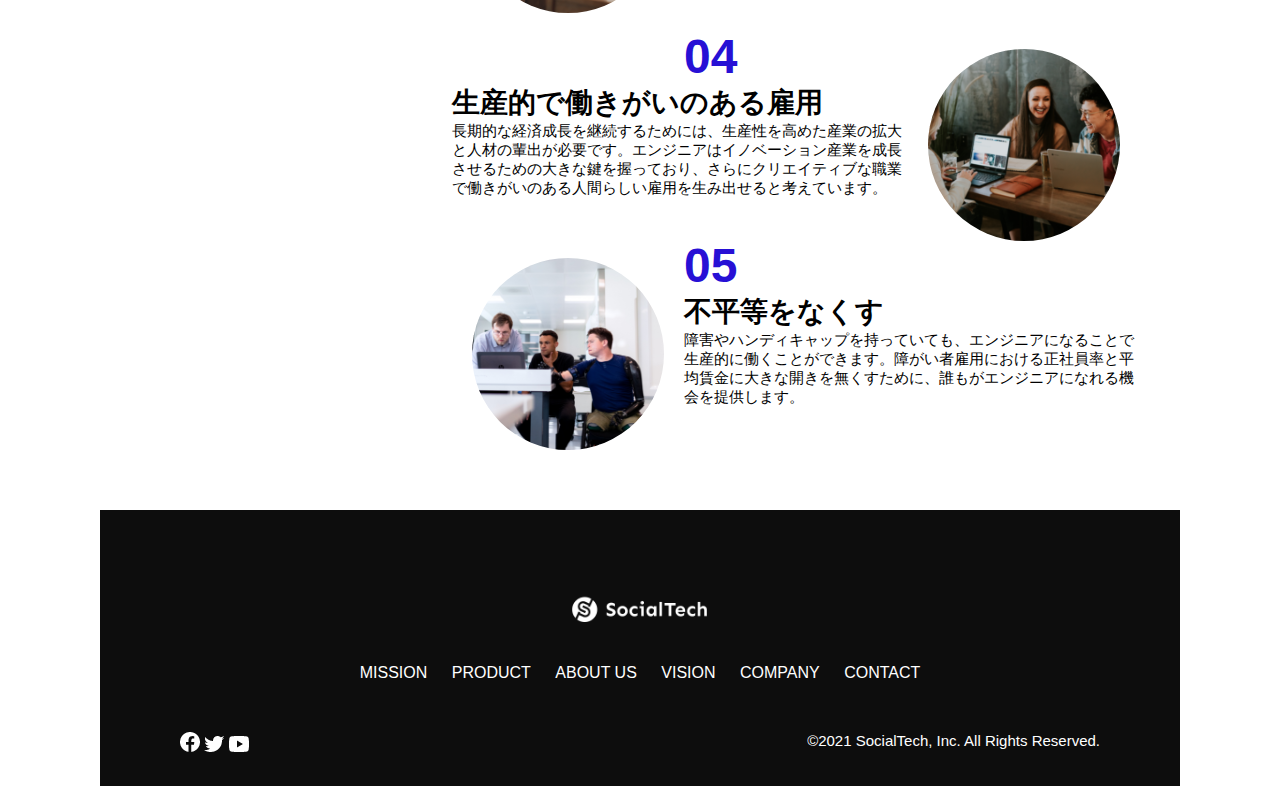
<file: kadai_tutorial_output/mission.html>
<!DOCTYPE html>
<html>
  <head>
    <title>SocialTech - MISSION ミッション -</title>
    <meta charset="utf-8">
    <meta name="description" content="SocialTechが目指す5つの目標（S2DGs）を紹介します">
    <meta name="viewport" content="width=device-width, initial-scale=1.0">
    <link rel="stylesheet" href="style.css">
  </head>

  <body>
    <!-- ヘッダー -->
    <header>
      <!-- ロゴ -->
      <a href="index.html" id="logo">
        <img src="images/logo.png" alt="トップページに戻る">
      </a>

      <!-- PC用ナビゲーション -->
      <nav id="nav-pc">
        <ul>
          <li><a href="mission.html">MISSION</a></li>
          <li><a href="product.html">PRODUCT</a></li>
          <li><a href="index.html#aboutus">ABOUT US</a></li>
          <li><a href="index.html#vision">VISION</a></li>
          <li><a href="index.html#company">COMPANY</a></li>
          <li><a href="index.html#contact">CONTACT</a></li>
        </ul>
      </nav>

      <!-- スマホ用メニューボタン -->
      <button id="menu-sp" onclick="document.getElementById('nav-sp').style.display = 'block'">
        <img src="images/button-menu.png" alt="ナビゲーションを開く">
      </button>

      <!-- スマホ用ナビゲーション -->
      <div id="nav-sp">
        <button id="close" onclick="document.getElementById('nav-sp').style.display = 'none'">
          <img src="images/button-close.png" alt="ナビゲーションを閉じる">
        </button>

        <nav>
          <ul>
            <li>
              <a id="logo-sp" href="index.html" onclick="document.getElementById('nav-sp').style.display = 'none'"><img src="images/logo-sp.png" alt="トップページに戻る"></a>
            </li>
            <li><a class="menu" href="mission.html" onclick="document.getElementById('nav-sp').style.display = 'none'">MISSION</a></li>
            <li><a class="menu" href="product.html" onclick="document.getElementById('nav-sp').style.display = 'none'">PRODUCT</a></li>
            <li><a class="menu" href="index.html#aboutus" onclick="document.getElementById('nav-sp').style.display = 'none'">ABOUT US</a></li>
            <li><a class="menu" href="index.html#vision" onclick="document.getElementById('nav-sp').style.display = 'none'">VISION</a></li>
            <li><a class="menu" href="index.html#company" onclick="document.getElementById('nav-sp').style.display = 'none'">COMPANY</a></li>
            <li><a class="menu" href="index.html#contact" onclick="document.getElementById('nav-sp').style.display = 'none'">CONTACT</a></li>
          </ul>
        </nav>
        <div id="sns">
          <a href="https://www.facebook.com/sejuku2013">
            <img src="images/button-facebook.png" alt="Facebookのリンク">
          </a>
          <a href="https://twitter.com/samuraijuku">
            <img src="images/button-twitter.png" alt="Twitterのリンク">
          </a>
          <a href="https://www.youtube.com/channel/UCCFOQO5aDK0xXam4cUQXT8g">
            <img src="images/button-youtube.png" alt="YouTubeのリンク">
          </a>
        </div>
      </div>
    </header>

    <main>
      <article>
        <!-- メインビジュアル -->
        <section id="mission-main">
          <div class="mission-main-inner">
            <div id="mission-title">
              <h1>MISSION<br><span>ミッション</span></h1>
              <p>TOP > MISSION</p>
            </div>
          </div>
        </section>

        <!-- 「S2DGs」セクション -->
        <section id="mission-s2dgs">
          <h2 class="mission-h2">S2DGsの実現</h2>
          <p>国連の掲げる大中小169個の目標「SDGs」のうち、以下の5つの大目標の実現をミッションとします。</p>
          <img src="images/mission/mission-s2dgs.png" alt="S2DGs">
        </section>

        <!-- 「5Goals」セクション -->
        <section id="mission-five-goals">
         <!-- 左のカラム -->          
          <div class="five-goals-image">
            <img src="images/mission/mission-5goals.png" alt="5Goals">
          </div>

          <!-- 右のカラム -->
          <div class="five-goals-read">
            <!-- 01貧困をなくそう -->            
            <div>
              <img class="fivegoals-image-left" src="images/mission/mission-5goals01.png" alt="PCを操作する女の子">
              <span class="fivegoals-number">01</span>
              <h3 class="fivegoals-h3">貧困をなくそう</h3>
              <p class="fivegoals-p">平均年収の高いエンジニアになることを支援し、相対的貧困を抜け出す社会人を増やしていきます。さらに、技能取得や職業訓練の機会を得られない貧困家庭の子供にもIT教育を提供し「貧困の連鎖」を食い止めることを目指します。</p>
            </div>

            <!-- 02質の高い教育をみんなに -->
            <div>
              <img class="fivegoals-image-right" src="images/mission/mission-5goals02.png" alt="PCを見つめる小さい女の子">
              <span class="fivegoals-number">02</span>
              <h3 class="fivegoals-h3">質の高い教育をみんなに</h3>
              <p class="fivegoals-p">手頃な価格で質の高い技術・職業教育の提供を行い、誰もがエンジニアになれるための教育プラットフォームを目指します。子供向けSTEAM教育を提供し、グローバル社会やAI時代に適応して世界で通用する価値の高い人材を育成します。</p>
            </div>

            <!-- 03ジェンダー平等の実現 -->
            <div>
              <img class="fivegoals-image-left" src="images/mission/mission-5goals03.png" alt="PCを操作する女性">

              <span class="fivegoals-number">03</span>
              <h3 class="fivegoals-h3">ジェンダー平等の実現</h3>
              <p class="fivegoals-p">女性エンジニアを輩出することは、ジェンダーギャップ指数の経済、教育分野に影響を与えると考えています。女性エンジニアを増やすことで、ライフイベントが多い女性の社会進出を促す機会の創出やシングルマザーの貧困解消をし、男女格差の無い、健全な社会を目指します。</p>
            </div>

            <!-- 04生産的で働きがいのある雇用 -->
            <div>
              <img class="fivegoals-image-right" src="images/mission/mission-5goals04.png" alt="笑顔で話し合う3人の男女">
              <span class="fivegoals-number">04</span>
              <h3 class="fivegoals-h3">生産的で働きがいのある雇用</h3>
              <p class="fivegoals-p">長期的な経済成長を継続するためには、生産性を高めた産業の拡大と人材の輩出が必要です。エンジニアはイノベーション産業を成長させるための大きな鍵を握っており、さらにクリエイティブな職業で働きがいのある人間らしい雇用を生み出せると考えています。</p>
            </div>

            <!-- 05不平等をなくす -->
            <div>
              <img class="fivegoals-image-left" src="images/mission/mission-5goals05.png" alt="障害を持つ男性が生き生きと働く様子">
              <span class="fivegoals-number">05</span>
              <h3 class="fivegoals-h3">不平等をなくす</h3>
              <p class="fivegoals-p">障害やハンディキャップを持っていても、エンジニアになることで生産的に働くことができます。障がい者雇用における正社員率と平均賃金に大きな開きを無くすために、誰もがエンジニアになれる機会を提供します。</p>
            </div>
          </div>
        </section>



      </article>
    </main>

    <footer>
      <div id="footer-logo">
        <img src="images/logo-sp.png" alt="SocialTech">
      </div>
      <div id="footer-link">
        <a href="mission.html">MISSION</a>
        <a href="product.html">PRODUCT</a>
        <a href="index.html#aboutus">ABOUT US</a>
        <a href="index.html#vision">VISION</a>
        <a href="index.html#company">COMPANY</a>
        <a href="index.html#contact">CONTACT</a>
      </div>
      <div id="sns-footer">
        <div class="sns-btns">
          <a href="https://www.facebook.com/sejuku2013"><img src="images/button-facebook.png" alt="Facebookのリンク"></a>
          <a href="https://twitter.com/samuraijuku"><img src="images/button-twitter.png" alt="Twitterのリンク"></a>
          <a href="https://www.youtube.com/channel/UCCFOQO5aDK0xXam4cUQXT8g"><img src="images/button-youtube.png" alt="YouTubeのリンク"></a>
        </div>
        <p id="copyright">&copy;2021 SocialTech, Inc. All Rights Reserved.</p>
      </div>
    </footer>

  </body>
</html>
</file>
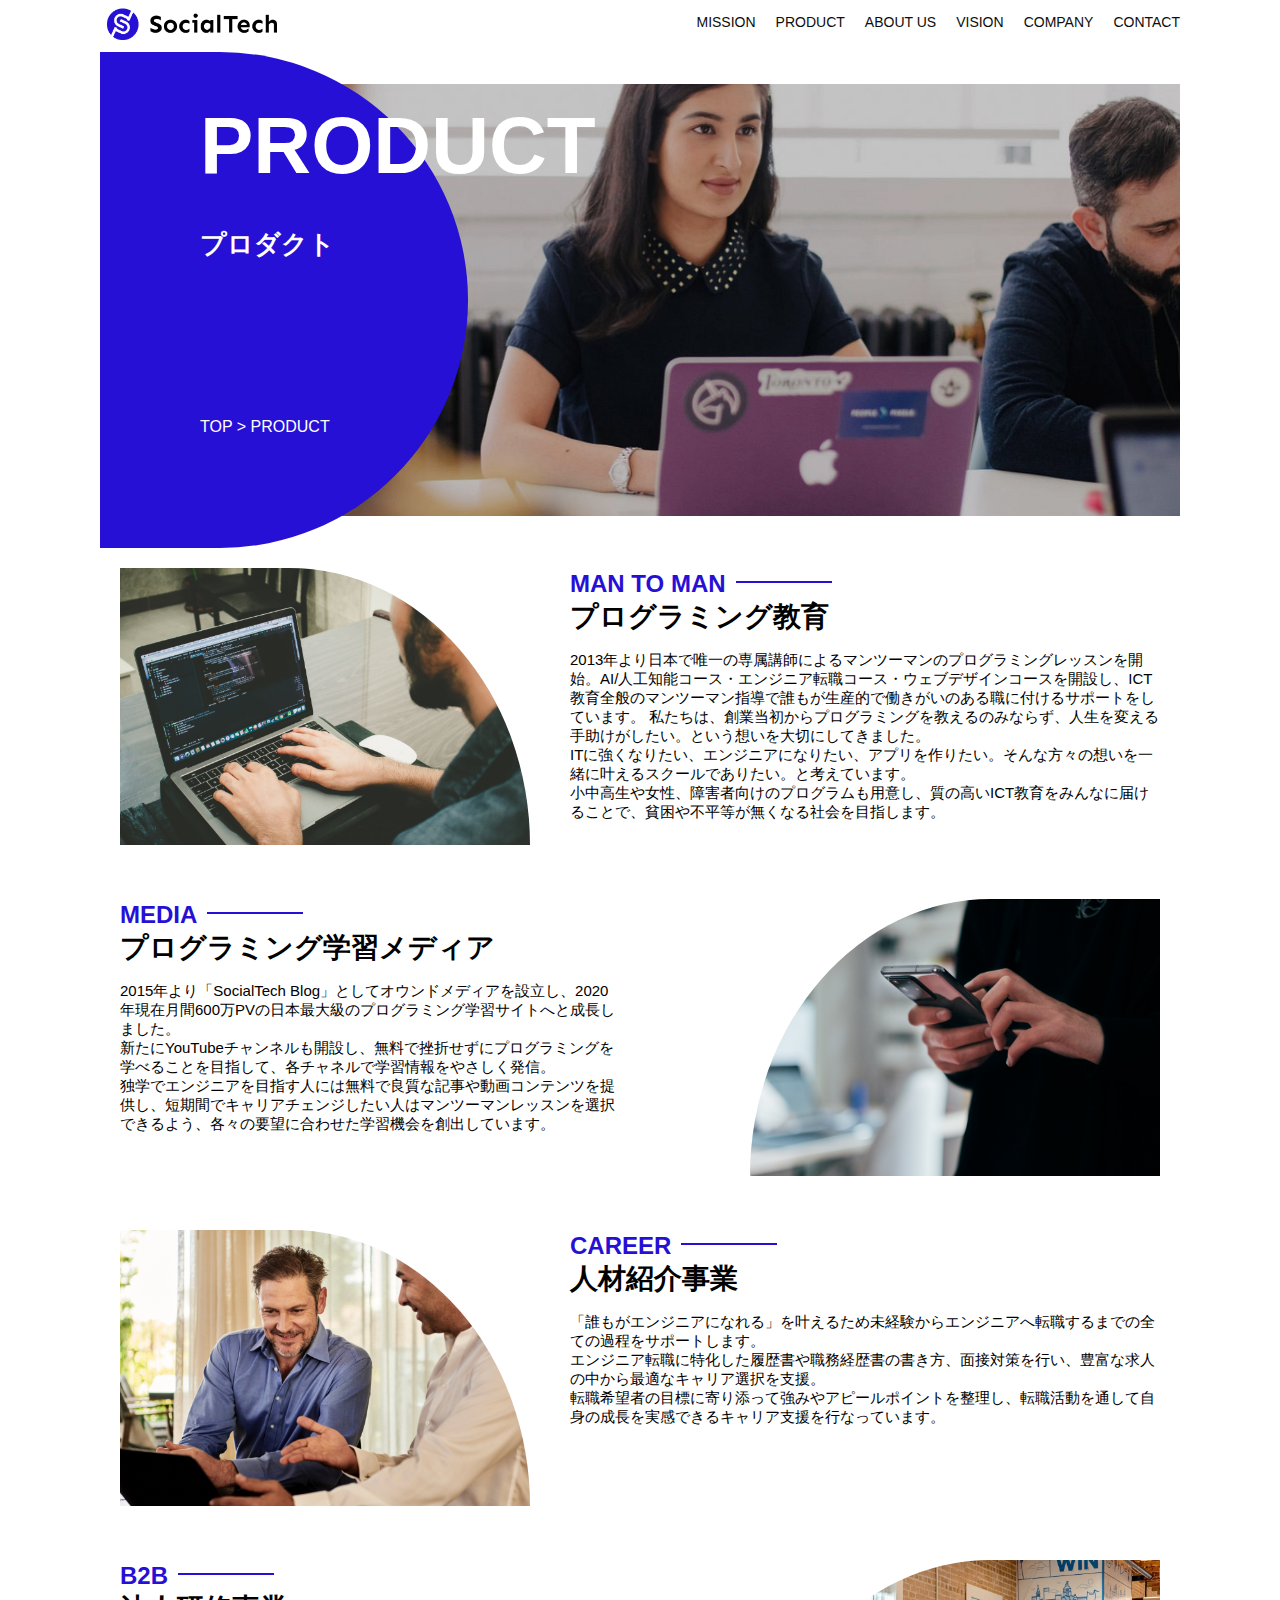
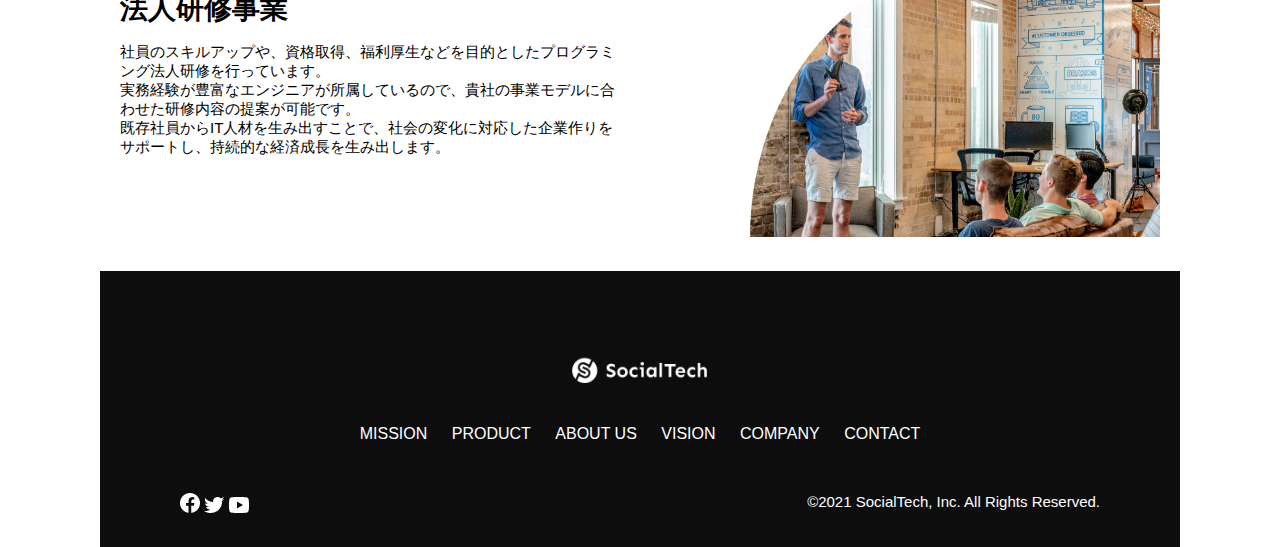
<file: kadai_tutorial_output/product.html>
<!DOCTYPE html>
<html>
  <head>
    <title>SocialTech -PRODUCT プロダクト-</title>
    <meta charset="utf-8">
    <meta name="description" content="SocialTechの4つのプロダクトを紹介します">
    <meta name="viewport" content="width=device-width, initial-scale=1.0">
    <link rel="stylesheet" href="style.css">
  </head>

  <body>
    <!-- ヘッダー -->
    <header>
      <!-- ロゴ -->
      <a href="index.html" id="logo">
        <img src="images/logo.png" alt="トップページに戻る">
      </a>

      <!-- PC用ナビゲーション -->
      <nav id="nav-pc">
        <ul>
          <li><a href="mission.html">MISSION</a></li>
          <li><a href="product.html">PRODUCT</a></li>
          <li><a href="index.html#aboutus">ABOUT US</a></li>
          <li><a href="index.html#vision">VISION</a></li>
          <li><a href="index.html#company">COMPANY</a></li>
          <li><a href="index.html#contact">CONTACT</a></li>
        </ul>
      </nav>

      <!-- スマホ用メニューボタン -->
      <button id="menu-sp" onclick="document.getElementById('nav-sp').style.display = 'block'">
        <img src="images/button-menu.png" alt="ナビゲーションを開く">
      </button>

      <!-- スマホ用ナビゲーション -->
      <div id="nav-sp">
        <button id="close" onclick="document.getElementById('nav-sp').style.display = 'none'">
          <img src="images/button-close.png" alt="ナビゲーションを閉じる">
        </button>

        <nav>
          <ul>
            <li>
              <a id="logo-sp" href="index.html" onclick="document.getElementById('nav-sp').style.display = 'none'"><img src="images/logo-sp.png" alt="トップページに戻る"></a>
            </li>
            <li><a class="menu" href="mission.html" onclick="document.getElementById('nav-sp').style.display = 'none'">MISSION</a></li>
            <li><a class="menu" href="product.html" onclick="document.getElementById('nav-sp').style.display = 'none'">PRODUCT</a></li>
            <li><a class="menu" href="index.html#aboutus" onclick="document.getElementById('nav-sp').style.display = 'none'">ABOUT US</a></li>
            <li><a class="menu" href="index.html#vision" onclick="document.getElementById('nav-sp').style.display = 'none'">VISION</a></li>
            <li><a class="menu" href="index.html#company" onclick="document.getElementById('nav-sp').style.display = 'none'">COMPANY</a></li>
            <li><a class="menu" href="index.html#contact" onclick="document.getElementById('nav-sp').style.display = 'none'">CONTACT</a></li>
          </ul>
        </nav>
        <div id="sns">
          <a href="https://www.facebook.com/sejuku2013">
            <img src="images/button-facebook.png" alt="Facebookのリンク">
          </a>
          <a href="https://twitter.com/samuraijuku">
            <img src="images/button-twitter.png" alt="Twitterのリンク">
          </a>
          <a href="https://www.youtube.com/channel/UCCFOQO5aDK0xXam4cUQXT8g">
            <img src="images/button-youtube.png" alt="YouTubeのリンク">
          </a>
        </div>
      </div>
    </header>

    <main>
      <article>
        <!-- メインビジュアル -->
        <section id="product-main">
          <div class="product-main-inner">
            <div id="product-title">
              <h1>PRODUCT<br><span>プロダクト</span></h1>
              <p>TOP > PRODUCT</p>
            </div>
          </div>
        </section>

        <!-- メインコンテンツ -->
        <!-- MAN TO MAN -->
        <section class="product-section product-section-left">
          <div class="product-section-img">
            <img src="images/product/product-mantoman.png" alt="PCでコードを書く男性">
          </div>
          <div class="product-read">
            <h2 class="product-h2">MAN TO MAN</h2>
            <h3 class="product-h3">プログラミング教育</h3>
            <p>
              2013年より日本で唯一の専属講師によるマンツーマンのプログラミングレッスンを開始。AI/人工知能コース・エンジニア転職コース・ウェブデザインコースを開設し、ICT教育全般のマンツーマン指導で誰もが生産的で働きがいのある職に付けるサポートをしています。 私たちは、創業当初からプログラミングを教えるのみならず、人生を変える手助けがしたい。という想いを大切にしてきました。<br>ITに強くなりたい、エンジニアになりたい、アプリを作りたい。そんな方々の想いを一緒に叶えるスクールでありたい。と考えています。<br>小中高生や女性、障害者向けのプログラムも用意し、質の高いICT教育をみんなに届けることで、貧困や不平等が無くなる社会を目指します。
            </p>
          </div>
        </section>

        <!-- MEDIA -->
        <section class="product-section product-section-right">
          <div class="product-read">
            <h2 class="product-h2">MEDIA</h2>
            <h3 class="product-h3">プログラミング学習メディア</h3>
            <p>2015年より「SocialTech Blog」としてオウンドメディアを設立し、2020年現在月間600万PVの日本最大級のプログラミング学習サイトへと成長しました。<br>新たにYouTubeチャンネルも開設し、無料で挫折せずにプログラミングを学べることを目指して、各チャネルで学習情報をやさしく発信。<br>独学でエンジニアを目指す人には無料で良質な記事や動画コンテンツを提供し、短期間でキャリアチェンジしたい人はマンツーマンレッスンを選択できるよう、各々の要望に合わせた学習機会を創出しています。</p>
          </div>
          <div class="product-section-img">
            <img src="images/product/product-media.png" alt="スマートフォンを操作する人">
          </div>
        </section>

        <!-- CAREER -->
        <section class="product-section product-section-left">
          <div class="product-section-img">
            <img src="images/product/product-career.png" alt="笑顔で話し合う2人の男性">
          </div>
          <div class="product-read">
            <h2 class="product-h2">CAREER</h2>
            <h3 class="product-h3">人材紹介事業</h3>
            <p>「誰もがエンジニアになれる」を叶えるため未経験からエンジニアへ転職するまでの全ての過程をサポートします。<br>エンジニア転職に特化した履歴書や職務経歴書の書き方、面接対策を行い、豊富な求人の中から最適なキャリア選択を支援。<br>転職希望者の目標に寄り添って強みやアピールポイントを整理し、転職活動を通して自身の成長を実感できるキャリア支援を行なっています。<br></p>
          </div>
        </section>

        <!-- B2B -->
        <section class="product-section product-section-right">
          <div class="product-read">
            <h2 class="product-h2">B2B</h2>
            <h3 class="product-h3">法人研修事業</h3>
            <p>社員のスキルアップや、資格取得、福利厚生などを目的としたプログラミング法人研修を行っています。<br>実務経験が豊富なエンジニアが所属しているので、貴社の事業モデルに合わせた研修内容の提案が可能です。<br>既存社員からIT人材を生み出すことで、社会の変化に対応した企業作りをサポートし、持続的な経済成長を生み出します。</p>
          </div>
          <div class="product-section-img">
            <img src="images/product/product-b2b.png" alt="講演中の男性とそれを聴く人々">
          </div>
        </section>

      </article>
    </main>

    <footer>
      <div id="footer-logo">
        <img src="images/logo-sp.png" alt="SocialTech">
      </div>
      <div id="footer-link">
        <a href="mission.html">MISSION</a>
        <a href="product.html">PRODUCT</a>
        <a href="index.html#aboutus">ABOUT US</a>
        <a href="index.html#vision">VISION</a>
        <a href="index.html#company">COMPANY</a>
        <a href="index.html#contact">CONTACT</a>
      </div>
      <div id="sns-footer">
        <div class="sns-btns">
          <a href="https://www.facebook.com/sejuku2013"><img src="images/button-facebook.png" alt="Facebookのリンク"></a>
          <a href="https://twitter.com/samuraijuku"><img src="images/button-twitter.png" alt="Twitterのリンク"></a>
          <a href="https://www.youtube.com/channel/UCCFOQO5aDK0xXam4cUQXT8g"><img src="images/button-youtube.png" alt="YouTubeのリンク"></a>
        </div>
        <p id="copyright">&copy;2021 SocialTech, Inc. All Rights Reserved.</p>
      </div>
    </footer>
    
  </body>
</html>
</file>
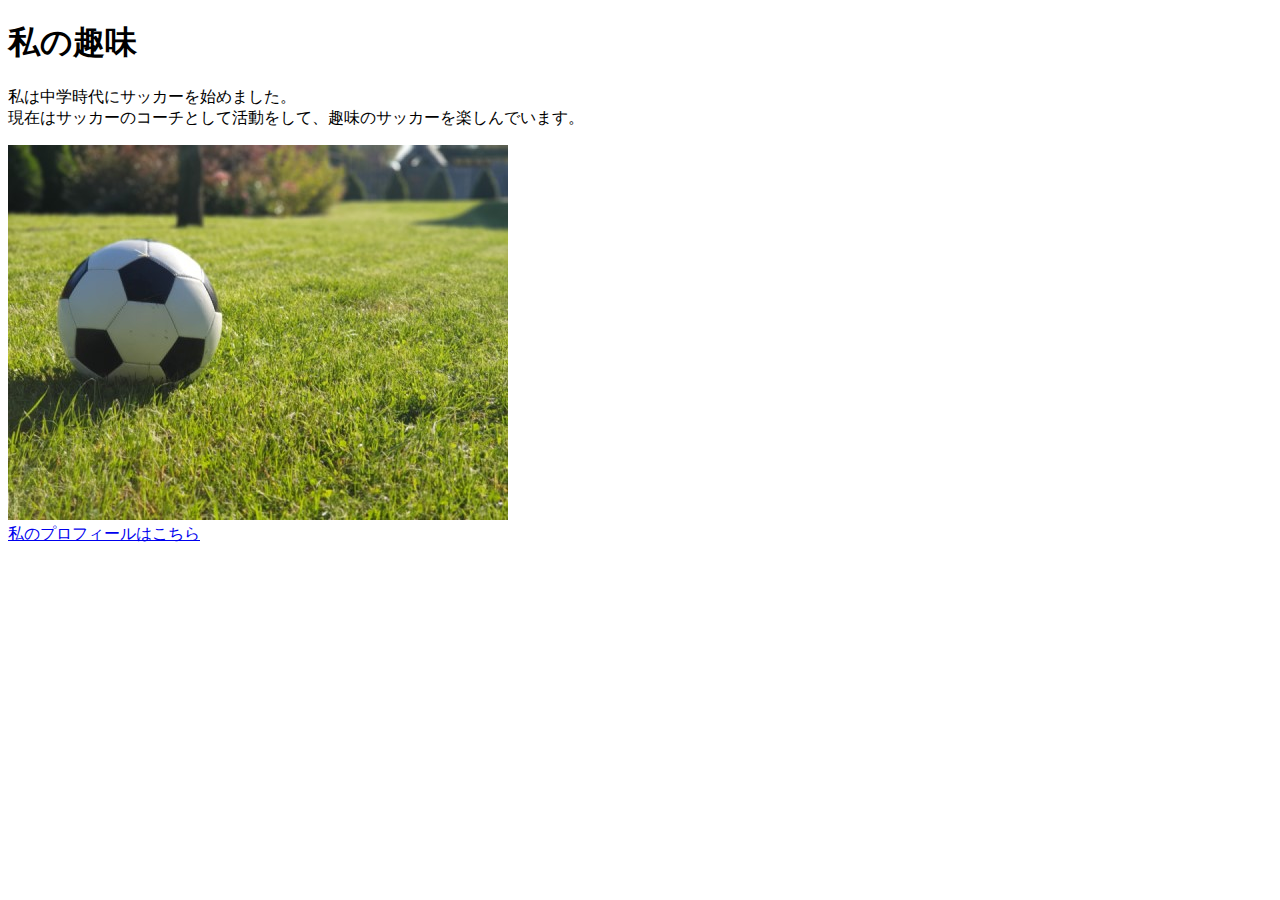
<file: kadai_005/html/kadai_005.html>
<!DOCTYPE html>
<html>
<head>
  <title>5章課題</title>
  <meta name="description" content="このページは5章の課題です。">
  <meta charset="UTF-8">
</head>
<body>
  <h1>私の趣味</h1>
  <p>私は中学時代にサッカーを始めました。<br>
    現在はサッカーのコーチとして活動をして、趣味のサッカーを楽しんでいます。
  </p>
  <!-- サッカーボールの画像を表示するコードを記述する -->
  <img src="../images/sample.jpg">
  <br>
  <a href="https://x.com/samuraijuku">私のプロフィールはこちら</a>
</body>
</html>
</file>
<file: html-css-kadai_013/style.css>
/* PC、スマホ共通スタイル */
body {
  font-family: "Source Sans Pro", "Hiragino Kaku Gothic ProN", Meiryo, Arial,sans-serif;
}

p {
  font-size: 15px;
}

#main-visual>img {
  width: 100%;
}

/*================
PC用のスタイル 
=================*/
@media screen and (min-width: 768px) {
  /* 横幅設定 */
  body {
    max-width: 1080px;
    min-width: 960px;
    margin: 0 auto 0 auto;
  }

  /* ヘッダー */
  header {
    display: flex;
    justify-content: space-between;
  }

  /* ナビゲーションのレイアウト */
  #nav-pc {
    text-align: right;
    font-size: 14px;
    padding-top: 15px;
  }

  /* ナビゲーションのリンクの装飾設定 */
  #nav-pc>a {
    text-decoration: none;
    margin-left: 20px;
  }

  #nav-pc>a:link {
    color: #0d0d0d;
  }

  #nav-pc>a:visited {
    color: #0d0d0d;
  }

  #nav-pc>a:hover {
    color: #0d0d0d;
    text-decoration: underline;
  }

  #nav-pc>a:active {
    color: #0d0d0d;
  }

  #menu-sp{
    display: none;
  }

  #nav-sp{
    display: none;
  }
}

/* ======================
スマホ用スタイル
====================== */
@media screen and (max-width: 767px) {
  body{
    min-width: 375px;
    margin: 0;
  }

  /* PCのナビゲーションを非表示に	 */
  #nav-pc{
    display: none;
  }

  /* ハンバーガーメニュー	 */
  #menu-sp{
    float: right;
    padding: 0;
  }

  /* スマホ用ナビゲーション	 */
  #nav-sp{
    background-color: #ce933e;
    position: absolute;
    left: 0;
    top: 0;
    height: 100%;
    width: 100%;
    display: none;
    z-index: 100;
  }

  #nav-sp ul{
    padding-left: 0;
  }

  #nav-sp li{
    list-style: none;
  }

  /* xボタン	 */
  #close{
    position: absolute;
    top: 20px;
    right: 20px;
  }

  /* ナビゲーションメニュー用ロゴ	 */
  #logo-sp{
    margin: 80px 0 30px 20px;
  }

  #nav-sp a{
    display: block;
  }

  #nav-sp a:link{
    color: #ffffff;
  }

  #nav-sp a:visited{
    color: #ffffff;
  }

  #nav-sp a:hover{
    color: #ffffff;
    text-decoration: underline;
  }	

  #nav-sp a:active{
    color: #ffffff;
  }

  #nav-sp .menu{
    text-decoration: none;
    display: block;
    margin: 0 20px 0 20px;
    height: 44px;
    font-size: 16px;
    background-image: url(images/arrow.png);
    background-repeat: no-repeat;
    background-position: right top;
  }
}
</file>
<file: kadai_tutorial_output/style.css>
/* ================
PC、スマホ共通スタイル 
===================*/
* {
 box-sizing: border-box;
}
p {
  font-size: 15px;
}
body {
  max-width: 1080px;
  margin: 0 auto 0 auto;
  font-family: "Source Sans Pro", "Hiragino Kaku Gothic ProN", Meiryo, Arial, sans-serif;
}


/* ==============
スマホ用スタイル
================= */
@media screen and (max-width: 767px) {
  /* PC用ナビゲーション非表示 */
  #nav-pc {
    display: none;
  }
  /* 横幅設定 */
  body{
    min-width: 375px;
    margin: 0;
  }

  /* ハンバーガーメニュー */
  #menu-sp{
   display: block;
   background-color: transparent;
   float: right;
   padding: 0px;
   border: none;
  }

  /* スマートフォン用ナビゲーション */
  #nav-sp{
   background-color: #2710d5;
   position: fixed;
   left: 0;
   top: 0;
   width: 100%;
   height: 100%;
   padding: 0;
   display: none;
   z-index: 100;
  }

  /* ×ボタン */
  #close{
    position: absolute;
    top: 20px;
    right: 20px;
    background-color: transparent;
    border: none;
   }
 
  #nav-sp nav ul{
    padding-left: 0;
  }
  
  #nav-sp nav li{
    list-style: none;
  }
  
  /* ナビゲーションメニュー用ロゴ */
  #logo-sp{
   margin: 80px 0 0px 20px;
  }

  /* ナビゲーションリンクの装飾設定 */
  #nav-sp nav a{
   display: block;
   color: #ffffff;
  }

  #nav-sp nav a:hover{
   text-decoration: underline;
  }

  /* リンクの背景 */
  #nav-sp .menu{
   text-decoration: none;
   margin: 0 20px 0 20px;
   height: 44px;
   background-image: url(images/arrow.png);
   background-repeat: no-repeat;
   background-position: right top;
  }

  /* SNSボタン */
  #sns{
   position: absolute;
   bottom: 20px;
   left: 20px;
  }

  #sns > a{
   margin-right: 30px;
  }

  /* メインビジュアル-sp */
  #main-visual{
    position: relative;
    height: 470px;
    margin: 0;
  }

  #main-visual > div{
    position: absolute;
    top: 0;
    left: 0;  
    text-align: center;
    width: 100%;
    height: 280px;
    border-radius: 0 0 476px 0; 
    color: #ffffff;
    background-color: #2710d5; 
    z-index: 20;
  }

  #main-visual h1 {
    font-size: 28px;
    margin: 90px 0 0 0;
  }

  #main-visual > div > p {
    margin: 0;
    font-size: 15px;
  }

  #main-visual > img {
    width: 100%;
    position: absolute; /* 必要に応じて絶対配置 */
    border-radius: 476px 0 0 0;
    top: auto;
    bottom: 0;
    z-index: 10;
  }

  /* 見出し */
  h2{
    margin: 15px 0 15px 0;
  }

  h2::after {
    content: url("images/line.png");
    margin-left: 10px;
  }

  h3{
    font-size: 16px;
    margin: 10px 0 0 0;
  }

  /* ミッション-sp */
  #mission{
    margin: 20px 0 20px 0;
    padding: 0 20px 0 20px;
  }

  #mission-flex{
    flex-direction: column;
  }

  #mission-flex > div{
    width: 100%;
    margin: 0;
  }

 /* プロダクト-sp */
 #product{
   background-color: #fafafa;
   width: 100%;
   margin: 0;
   padding: 10px 20px 0 20px;
 }

 /* 外枠 */
 #product .product-flex{
   display: flex; /* フレックスボックスを適用 */
   flex-direction: column;
   margin-top: 0;
 }

 /* 左右のカラム スマホでは縦並び*/
 #product-left, 
 #product-right{
   width: 100%;
   margin: 0;
 }

 /* 画像＋説明の枠 */
 #product-left > div,
 #product-right > div{
   height: auto;
   margin: 0;
 }

 /* 画像 */
 .product-photo {
   width: 100%; /* 親要素に合わせて伸縮 */
   height: auto; /* アスペクト比を保持 */
   object-fit: cover; /* 必要に応じてカット */
 }

 /* 説明文の枠 */
 .product-explain{
   background-color: #ffffff;
   position: relative;
   width: 100%;
   margin: 10px 0; /* 上下の余白を調整 */
   padding: 20px;
   box-shadow: 5px 5px 10px rgba(0, 0, 0, 0.05);
 }

 .product-explain > span {
   color: #2710d5;
   font-weight: bold;
   font-size: 16px;
   margin: 0;
   display: block; /* ブロック要素として表示 */
   line-height: 1.5; /* 行間を設定 */
 }

  /* 説明文の英語 */
  .product-explain > span{
    color: #2710d5;
    font-weight: bold;
    font-size: 16px;
    margin: 0;
  } 

 /* 見出し */
 .product-explain > h3{
   margin: 10px 0 10px 0;
   font-size: 24px;
 }

 /* 「もっとみる」ボタン */
 #product-more{
   text-align: left;
   margin: 10px 0; /* 適切な余白を設定 */
 }

 /* ABOUT US */
 #aboutus{
   margin: 80px 20px 80px 20px;
 }

 /* 表と画像の外枠 */
 #aboutus > div{
   display: flex;
   flex-direction: column;
 }

 /* 表全体 */
 .culture-table{
   margin-right: 0;
   padding-right: 20px;
   order: 2;
 }

 /* 見出し */
 .culture-table th{
   font-size: 16px;
   text-align: left;
   margin: 10px 0;
 }

  /* 番号 */
  .culture-num{
    padding: 0;
    font-size: 60px;
    color: #2710d5;
  }
 
  /* 説明文 */
  .culture-description{
    margin: 20px 0;
    line-height: 1.6; /* 行間を設定 */
 } 

  /* 組織文化英語 */
  .culture-en{
    color: #2710d5;
    font-size: 24px;
    margin: 10px 0;
  } 

 /* 1枚目の画像 */
 .culture-img{
   width: 100%;
   order: 1;
 }

 /* 2枚目の画像 */
 .culture-img2{
   margin-top: 0;
   width: 100%;
 }

 /* VISION-sp */
 #vision{
   margin: 80px 20px 80px 20px;
 }

 .vision-box {
   position: relative; /* 子要素の基準を設定 */
   width: 100%;
   height: auto;
   overflow: hidden; /* コンテンツがはみ出さないように設定 */ 
 }

 /* 番号の背景画像 */
 .vision-box > img{
    width: 100%;
    object-fit: cover; /* 画像がコンテナ内で適切にスケール */
    z-index: 10;
  }

  /* 見出しと説明文 */
  .vision-box > div{
    position: absolute;
    top: 10px;
    left: 0px;
    z-index: 30;
  } 
 
 /* 英語の見出し */
 .vision-box > div > h4{
   margin: 60px 0 0 0;
   color: #2710d5;
   font-size: 19px;
 }  

  /* 日本語の見出し */
  .vision-box > div > h5{
    margin: 0 0 0 0;
    font-size: 16px;
  } 

   /* 説明文 */
 .vision-box > div > p{
   margin: 10px 0 0 0;
 }

  /* COMPANY */
  #company{
    margin: 0 20px 0 20px;
  }

  /* セクションの見出し */
  #company > h3{
    margin-bottom: 20px;
  }

  /* 表全体 */
 #company-table{
   width: 100%;
 }

  /* 2行目以降の見出し */
  .tableheader{
   width: 50px;
   text-align: left;
   padding: 20px;
   border-bottom-color: #2710d5;
   border-bottom-width: 1px;
   border-bottom-style: solid;  
  }

   /* 1行目の見出し */
 .tableheader-first{
   border-top-color: #2710d5;
   border-top-width: 1px;
   border-top-style: solid;
 }  

  .cell{
    padding: 20px;
    border-bottom-color: #ececec;
    border-bottom-width: 1px;
    border-bottom-style: solid; 
  }

  /* 1行目のセル */
 .cell-first{
   border-top-color: #ececec;
   border-top-width: 1px;
   border-top-style: solid;
 }

 /* マップ */
  #company > iframe{
    height: 240px;
    width: 100%;
    margin-top: 40px;
  }

  /* CONTACT */
  #contact{
   margin: 80px 20px 80px 20px;
  }

  /* セクションの見出し */
  #contact > h3{
    margin-bottom: 20px;
  }

  /* 各フォーム */
  #contact > form > div{
    display: flex;
    flex-direction: column;
    margin-bottom: 20px;
  }

 /* フォームのラベル */
  /* 左列の見出し */
 .contact-heading{
   align-self: auto;
   margin-bottom: 20px;
 }

 /* 見出しのラベル */
 .contact-label{
  font-weight: bold;
}

 /* 必須 */
 .contact-span{
  color: #ce2222;
  margin-left: 20px;
  font-weight: bold;
}

 /* テキストボックス */
 .contact-textbox{
   min-width: 300px;
   width: 100%;
   border-top: 0px;
   border-left: 0px;
   border-right: 0px;
   border-bottom-width: 1px;
   border-bottom-color: #707070;
   border-bottom-style: solid;
   background-color: #fafafa;
 }

 /* お問い合わせ内容のテキストエリア */
 .contact-textarea{
   height: 150px;
   width: 100%;
   border-top: 0px;
   border-left: 0px;
   border-right: 0px;
   border-bottom-width: 1px;
   border-bottom-color: #707070;
   border-bottom-style: solid;
   background-color: #fafafa;
 }

 .radiobutton{
   margin-bottom: 20px;
 }

 /* お問い合わせフォームの個人情報の取り扱いについて */
 /* 詳細の各項目の見出し */
 #contact dt{
   font-weight: bold;
 }

 /* 各項目の説明 */
 #contact dd{
   margin-bottom: 16px;
 }

 /* 説明内の段落 */
 #contact dd p{
   margin: 0px;
 }

 /* 説明内のリスト */
 #contact dd ul{
   padding-left: 0px;
 }

 /* リストの項目 */
 #contact dd li{
   margin-bottom: 0px;
   list-style: none; 
 }

 /* フッター */
 footer{
   padding: 30px 20px 50px 20px;
   text-align: left;
   background-color: #0d0d0d;
 }

  /* 会社ロゴ画像 */
  #footer-logo{
    margin-bottom: 30px;
  }
 

 /* ハイパーリンク */
 #footer-link{
   margin-bottom: 50px;
 }

 #footer-link > a{
   margin: 0 20px 30px 0;
   display: block;
   background-image: url(images/arrow.png);
   background-repeat: no-repeat;
   background-position: right top;
   text-decoration: none;
   color: #ffffff;
  }

  #footer-link > a:hover{
    text-decoration: underline;
  }

  /* SNSフッター */
  #sns-footer{
    display: flex;
    flex-direction: column;
    justify-content: flex-start;
  }

  #sns-footer > a{
    margin-right: 30px;
  } 

  /* コピーライト */
  #copyright{
    font-size: 12px;
    margin-top: 30px;
    color: #ffffff;
  }




}


/* ===============
PC用スタイル
=============== */
@media screen and (min-width: 768px) {
 /* スマホ用ナビを非表示 */
 #menu-sp,
 #nav-sp{
   display: none;
 }

 /* ヘッダー */
 header {
   display: flex;
   justify-content: space-between;
 }
 
 /* ナビゲーションのレイアウト */
 #nav-pc {
   font-size: 14px;
  }
 
 #nav-pc ul {
   display: flex;
   padding-left: 0;
  }
 
 #nav-pc li {
   list-style: none; 
 }
 
 /* ナビゲーションのリンクの装飾設定 */
 #nav-pc a {
   text-decoration: none;
   margin-left: 20px;
   color: #0d0d0d;
 }

 #nav-pc a:hover {
   text-decoration: underline;
 }
 
 /* メインビジュアル*/
 #main-visual{
   position: relative;
   height: 400px;
 }

 #main-message{
  position: absolute;
  top: 0;
  left: 0;
  color: #ffffff;
  background-color: #2710d5;
  border-radius: 0 0 476px 0; 
  width: 100%;
  height: 100%;
  max-width: 620px;
  z-index: 20;
 }

 #main-message > h1{
   font-size: 60px;
   margin: 100px 0 0 50px;
 }
 #main-message > p{
   font-size: 28px;
   margin: 0 0 0 50px;
 }

 /* 画像の装飾設定 */
 #main-visual > img{
   max-width: 620px; 
   border-radius: 476px 0 0 0;
   position: absolute;
   top: 0;
   right: 0;
   z-index: 10;
 }

 h2{
   margin: 40px 0 0 0;
 }
 h2::after{
   content: url('images/line.png');
   margin-left: 10px;
 }
 h3{
   font-size: 27px;
 }

 /* ミッション */
 #mission{
   margin: 80px auto 80px auto;
 }
 #mission-flex{
   display: flex;
 }
 #mission-flex > div{
   width: 50%;
  margin: 20px;
 }
 #mission-photo{
   width: 100%;
 }
 #s2dgs{
   margin: 50px 0 0 0;
   width: 100%;
 }

 /* プロダクト */
 #product{
   background-color: #fafafa;
   margin: 80px 0 80px 0;
   padding: 10px 40px 0px 40px;
 }
 /* 外枠 */
 #product .product-flex{
   margin-top: 40px;
   display: flex;
 }
 /* 左のカラム */
 #product-left{
   width: 50%;
   margin-right: 20px;
 }
 /* 右のカラム */
 #product-right{
   width: 50%;
   margin: 80px 20px 0 0;
 }
 /* 画像＋説明の枠 */
 #product-left > div{
   position: relative;
   height: 480px;
   margin-right: 20px;
 }
 #product-right > div{
   position: relative;
   height: 480px;
   margin-right: 20px;
 }

 /* 画像 */
 .product-photo {
   width: 100%; /* 親要素に合わせて伸縮 */
   height: auto; /* アスペクト比を保持 */
   object-fit: cover; /* 必要に応じてカット */
 }

 /* 見出し、説明文 */
 .product-explain{
   background-color: #ffffff;
   position: absolute;
   left: 0;
   bottom: 50px;
   margin: 0 40px 0 40px;
   padding: 20px;
   box-shadow: 5px 5px 10px rgba(0, 0, 0, 0.05);
 }

 /* 説明文の英語 */
 .product-explain > span{
   color: #2710d5;
   font-weight: bold;
   font-size: 16px;
   margin: 0;
 }

 /* 説明文の見出し */
 .product-explain > h3{
   margin: 5px 0 5px 0;
 }

 /* 説明文 */
 .product-explain > p{
   font-size: 14px;
   margin: 0;
 }

 /* 「もっとみる」ボタン */
 #product-more{
   text-align: center;
 }
 #product-more > a{
   position: relative;
   bottom: -42px;
 }

 /* ABOUT US */
 #aboutus{
   margin: 80px auto 80px auto;
 }

 /* 表と画像の外枠 */
 #aboutus > div{
   display: flex;
 }

 /* １枚目の画像 */
 .culture-img{
   width: 50%;
   align-self: flex-start;
 }

 /* ２枚目の画像 */
 .culture-img2{
   margin-top: 50px;
   width: 100%;
 }

 /* 表全体 */
 .culture-table{
   margin-right: 50px;
 }

 /* 表の番号 */
 .culture-num{
   font-size: 80px;
   color: #2710d5;
   padding: 0 20px 0 0;
 }

 /* 見出し */
 .culture-table th{
   text-align: left;
   font-size: 28px;
   font-weight: bold;
 }

 /* 組織文化英語 */
 .culture-en{
   color: #2710d5;
   font-size: 24px;
 }

 /* 説明文 */
 .culture-description{
   margin: 0;
 }

 /* VISION */
 /* セクション全体 */
 #vision{
   margin: 80px auto 80px auto;
 }

 /* 7つすべての「行動指針」 */
 #vision > div{
   display: flex;
   justify-content: space-between;
   flex-wrap: wrap;
 }
 /* 一つ一つの「行動指針」 */
 .vision-box{
   width: 300px;
   height: 300px;
   margin-bottom: 30px;
   position: relative;
 }

 /* 画像 */
 .vision-box > img{
   width: 100%;
   position: relative;
   z-index: 30;
 }

 /* 見出しと説明文 */
 .vision-box > div{
   position: absolute;
   top: 0;
   left: 0;
   z-index: 31;
   margin-right: 20px;
 }

 /* 英語の見出し */
 .vision-box > div >h4{
   color: #2710d5;
   font-size: 19px;
   margin-top: 80px;
 }

 /* h4の1文字め */
 .vision-box > div > h4::first-letter{
   font-size: 40px;
 }

 /* 日本語の見出し */
 .vision-box > div > h5{
   font-size: 20px;
   margin: 0 0 0 0;
 }


 /* 説明文 */
 .vision-box > div > p{
   margin: 10px 0 0 0;
 }

 /* COMPANY */
 #company{
   margin: 80px auto 80px auto;
 }

 /* 表全体 */
 #company-table{
   width: 100%;
 }

 /* 2行目以降の見出し */
 .tableheader{
   text-align: left;
   padding: 20px;
   border-bottom-color: #2710d5;
   border-bottom-width: 1px;
   border-bottom-style: solid;
   width: 100px;
 }

 /* 1行目の見出し */
 .tableheader-first{
   border-top-color: #2710d5;
   border-top-width: 1px;
   border-top-style: solid;
 }  

 /* セル */
 .cell{
   padding: 30px;
   border-bottom-color: #ececec;
   border-bottom-width: 1px;
   border-bottom-style: solid;
 }

 /* 1行目のセル */
 .cell-first{
   border-top-color: #ececec;
   border-top-width: 1px;
   border-top-style: solid;
 }

 /* マップ */
 iframe{
   width: 100%;
   height: 368px;
   margin-top: 40px;
 }

 /* CONTACT */
 #contact{
   margin: 80px auto 80px auto;
 }

 /* 各フォーム */
 #contact > form > div{
   display: flex;
   flex-direction: row;
   flex-wrap: wrap;
   padding-bottom: 30px;
 }

 /* フォームのラベル */
 /* 左列の見出し */
 .contact-heading{
   width: 240px;
   align-self: center;
 }

 /* 見出しのラベル */
 .contact-label{
   font-weight: bold;
 }

 /* 必須 */
 .contact-span{
   color: #ce2222;
   margin-left: 20px;
   font-weight: bold;
 }

 /* テキストボックス */
 .contact-textbox{
   border-top: 0px;
   border-left: 0px;
   border-right: 0px;
   border-bottom-width: 1px;
   border-bottom-color: #707070;
   border-bottom-style: solid;
   background-color: #fafafa;
   width: 400px;
   height: 56px;
 }

 /* お問い合わせ内容のテキストエリア */
 .contact-textarea{
   border-top: 0px;
   border-left: 0px;
   border-right: 0px;
   border-bottom-width: 1px;
   border-bottom-color: #707070;
   border-bottom-style: solid;
   background-color: #fafafa;
   width: 400px;
   height: 200px;
 }

 /* お問い合わせフォームの個人情報の取り扱いについて */
 /* 詳細の各項目の見出し */
 #contact dt{
   font-weight: bold;
 }

 /* 各項目の説明 */
 #contact dd{
   margin-bottom: 16px;
 }

 /* 説明内の段落 */
 #contact dd p{
   margin: 0px;
 }

 /* 説明内のリスト */
 #contact dd ul{
   padding-left: 0px;
 }

 /* リストの項目 */
 #contact dd li{
   margin-bottom: 0px;
   list-style: none;
 }

 /* フッター */
 footer{
   background-color: #0d0d0d;
   text-align: center;
   padding: 80px 80px 30px 80px;
 }

 /* 会社ロゴ画像 */
 #footer-logo{
   margin-bottom: 30px;
 }

 /* ハイパーリンク */
 #footer-link{
   margin-bottom: 50px;
 }
 #footer-link > a{
   text-decoration: none;
   margin: 10px;
   color: #ffffff;
 }
 #footer-link > a:hover{
   text-decoration: underline;
 }

 /* SNSボタン */
 #sns-footer{
   display: flex;
   justify-content: space-between;
   text-align: left;
 }
 #sns-footer > a{
   margin-right: 30px;
 }

 /* コピーライト */
 #copyright{
   color: #ffffff;
   margin: 0px;
 }
}


/* mission.html用スタイル */
/* =============
PC用のスタイル
============= */
/* ミッションのメインビジュアル */
.mission-main-inner{
  background-image: url(images/mission/mission-main.png);
  background-repeat: no-repeat;
  background-position-y: center;
}

/* 見出し・パンくずリスト */
#mission-title{
  background-color: #2710d5;
  width: 368px;
  color: #ffffff;
  height: 496px;
  border-radius: 0 248px 248px 0;
  position: relative;
}

/* 英語の見出し */
#mission-title h1{
  position: absolute;
  top: 0;
  left: 100px;
  font-size: 80px;
  line-height: 1;
}

/* カタカナの見出し */
#mission-title h1 span{
  font-size: 26px;
}

/* パンくずリスト */
#mission-title > p{
  position: absolute;
  top: 350px;
  left: 100px;
  font-size: 16px;
}

/* 「S2DGs」セクションの装飾設定 */
#mission-s2dgs{
  padding: 20px;
}

/* 見出し */
.mission-h2{
  color: #2710d5;
  font-size: 40px;
}

.mission-h2::after{
  content: none;
}

/* 「5Goals」セクションの装飾設定 */
#mission-five-goals{
  padding: 20px;
  display: flex;
}

#mission-five-goals .five-goals-image{
  width: 30%;
  padding: 20px;
}

#mission-five-goals .five-goals-image img{
  width: 100%;
}

#mission-five-goals .five-goals-read{
  width: 70%;
  padding: 20px;
}

#mission-five-goals .five-goals-read > div{
  margin-bottom: 40px;
}

/* コンテンツの右側に表示する画像 */
.fivegoals-image-right{
  float: right;
  margin: 20px;
}

/* コンテンツの左側に表示する画像 */
.fivegoals-image-left{
  float: left;
  margin: 20px;
}

/* コンテンツの番号を囲むspan要素 */
.fivegoals-number{
  color: #2710d5;
  font-size: 48px;
  font-weight: bold;
  margin: 0;
}

/* コンテンツの見出し */
.fivegoals-h3{
  font-size: 28px;
  margin: 0;
}

/* コンテンツの説明文 */
.fivegoals-p{
  margin: 0;
}


/*====================
スマートフォン用のスタイル
=====================*/
@media screen and (max-width: 767px) {
 /* ミッションのメインビジュアル-sp */
 #mission-main{
   height: 256px;
   margin-top: 4%;
   position: relative;
 }

 .mission-main-inner{
   height: 80%;
   background-size: cover;
 }

 /* 見出し・パンくずリスト-sp */
 #mission-title{
   width: 136px;
   height: 256px;
   position: absolute;
   top: -10%;
 }

 /* 英語の見出し */
 #mission-title h1{
   left: 20px;
   font-size: 40px;
 }

 /* カタカナの見出し */
 #mission-title h1 span{
   font-size: 18px;
 }

 /* パンくずリスト */
 #mission-title > p{
   top: 180px;
   left: 20px;
   font-size: 13px;
 }

 /* 「S2DGs」セクションの装飾設定-sp */
 /* 見出し */
 .mission-h2{
   font-size: 38px;
   margin: 0;
 }

 .mission-h2::after{
   content: none;
 }

 /* 画像 */
 #mission-s2dgs > img{
   width: 100%;
 }

 /* 「5Goals」セクションの装飾設定-sp */
 #mission-five-goals{
   flex-direction: column;
 }

 /* 一つ一つのコンテンツのグループ化 */
 #mission-five-goals > div{
   padding: 0;
 }

 /* 左右のカラム */
 #mission-five-goals .five-goals-image,
 #mission-five-goals .five-goals-read{
   width: 100%;
   padding: 0;
 }

 #mission-five-goals .five-goals-read > div{
   display: flex;
   flex-direction: column;
 }

 /* PCではコンテンツの右側に表示される画像 */
 .fivegoals-image-right,
 .fivegoals-image-left{
   align-self: center;
 }
}


/* プロダクトページ */
/* =============
PC用のスタイル
============= */
/* プロダクトページのメインビジュアル */
.product-main-inner{
  background-image: url(images/product/product-main.png);
  background-repeat: no-repeat;
  background-position-y: center;
}

/* 見出しやパンくずリスト */
#product-title{
  background-color: #2710d5;
  width: 368px;
  color: #ffffff;
  height: 496px;
  border-radius: 0 248px 248px 0;
  position: relative;
}

/* 英語の見出し */
#product-title h1{
  position: absolute;
  top: 0;
  left: 100px;
  font-size: 80px;
  line-height: 1;
}

/* カタカナの見出し */
#product-title h1 span{
  font-size: 26px;
}

/* パンくずリスト */
#product-title > p{
  position: absolute;
  top: 350px;
  left: 100px;
  font-size: 16px;
}

/* 画像が左パターンのsection要素 */
.product-section{
  display: flex;
  padding: 20px 20px 0;
}

.product-section .product-section-img{
  width: 450px;
}

/* 左が画像のセクション */
.product-section-left .product-section-img img{
  width: 100%;
  padding: 0 40px 30px 0;
  border-radius: 0 432px 0 0;
}

.product-section-left .product-read{
  width: 50%;
  flex-grow: 1;
}

.product-section-left .product-read p{
  margin-bottom: 0;
}

/* 右が画像のセクション */
.product-section-right{
  justify-content: space-between;
}

.product-section-right .product-section-img img{
  width: 100%;
  padding: 0 0 30px 40px;
  border-radius: 432px 0 0 0;
}

.product-section-right .product-read{
  width: 500px;
}

/* 英語の見出し */
.product-h2{
  color: #2710d5;
  font-size: 24px;
  margin: 0;
}

/* 日本語の見出し */
.product-h3{
  font-size: 28px;
  margin: 0;
}

/*====================
スマートフォン用のスタイル
=====================*/
@media screen and (max-width: 767px) {
  /* プロダクトページのメインビジュアル-sp */
  #product-main{
    height: 256px;
    margin-top: 4%;
    position: relative;
  }

  .product-main-inner{
    height: 80%;
    background-size: cover;   
    /* 要素全体を覆うよう自動的に広がる */
  }

  #product-title{
    width: 136px;
    height: 256px;
    position: absolute;
    top: -10%;
  }

  /* 英語の見出し */
  #product-title h1{
    left: 20px;
    font-size: 40px;
  }

  /* カタカナの見出し */
  #product-title h1 span{
    font-size: 18px;
  }

  /* パンくずリスト */
  #product-title > p{
    top: 180px;
    left: 20px;
    font-size: 13px;
  }

  /* メインコンテンツ */
  /* PCでは画像が左パターンのsection要素 */
  .product-section{
    flex-direction: column;
  }

  /* PCでは左パターンの画像 */
  .product-section .product-section-img{
    width: 100%;
  }

  .product-section .product-section-img img{
    width: 100%;
    padding: 0;
  }


  /* 左が画像のセクション */
  .product-section-left .product-section-img img{
    border-radius: 0 300px 0 0;
  }

  .product-section-left .product-read{
    width: 100%;
    flex-grow: 1;
  }

  /* 右が画像のセクション */
  .product-section-right .product-section-img img {
    order: 1;
    border-radius: 300px 0 0 0;
  }

  .product-section-right .product-read {
    order: 2;
    width: 100%;
  }

  
}
</file>
<file: kadai_015/style.css>
html {
  font-size: 20px;
  text-align: center;
}
.google-fonts {
  /* ここにGoogle Fontsを指定します */
  font-family: "Josefin Sans", sans-serif;
  font-optical-sizing: auto;
  font-weight: 400;
  font-style: normal;
}
.decoration {
  font-family: "Arial", "Meiryo", sans-serif;
}
.blue {
  color: skyblue;
}
.pink {
  color: rgb(255, 192, 203);
}
h1 {
  font-size: 2rem; 
  letter-spacing: 1.2em; 
  text-shadow: 2px 2px 5px rgba(0, 0, 0, 0.5);
  border-bottom: solid 3px rgb(115, 115, 114);
}
#basic p {
  font-weight:bold
}
</file>
<file: kadai_018/style.css>
#top {
 width: 800px;
 margin-top: 20px;
 margin-bottom: 20px;
 margin-left: auto;
 margin-right: auto;
 text-align:  center;        /* 中央寄せ */
 background-color: #dcc9f4;

}
.top-child{
 display: inline-block;
 width: 20%;
 background-color: #ffd9df;
}
#middle{
 width: 800px;
 height: 800px;
 margin-top: 20px;
 margin-bottom: 20px;
 margin-left: auto;
 margin-right: auto;
 position: relative;
 background-color: #ffd9df;
}
#middle-child01{
  width: 200px;
  height: 200px;
	position: absolute;
  top: 100px;
  left: 100px;
  background-color: #87ceeb;
}
#middle-child02{
  width: 200px;
  height: 200px;
  position: absolute;
  top: 300px;
  left: 300px;
  background-color: #87ceeb;
}
#middle-child03{
  width: 200px;
  height: 200px;
  position: absolute;
  top: 500px;
  left: 500px;
  background-color: #87ceeb;
}
#bottom{
  width: 800px;
  height: 300px;
	margin-top: 20px;
	margin-bottom: 20px;
	margin-left: auto;
	margin-right: auto;
  background-color: #87ceeb;
}
#bottom-child01{
  width: 400px;
  height: 100px;
  background-color: #e5dcf0;
}
#bottom-child02{
  width: 400px;
  height: 100px;
  position: relative;
  left: 200px;
  background-color: #e5dcf0;
}
#bottom-child03{
  width: 400px;
  height: 100px;
  position: relative;
  left: 400px;
  background-color: #e5dcf0;
}
</file>
<file: kadai_022/style.css>
h1, p, body {
  margin: 0;
}
p,a{
  font-size: 20px;
}
header{
  margin-bottom: 20px;
  text-align:  center;  
  color: rgb(255, 255, 255);
  background-color: rgb(244, 79, 79);
}
main{
  margin: 10px;
}
#parent{
  display: flex;
  justify-content: space-around;
}
.contents{
  display: inline-block;     
  text-align:  center;  
  border: solid 3px rgb(238, 204, 204);
  flex-basis: 25%;
  padding-top: 10px;
  padding-bottom: 10px;
  padding-left: 15px;
  padding-right: 15px;
  margin-top: 20px;
  margin-bottom: 20px;
  margin-left: 0px;
  margin-right: 0px;
}
.contents p:nth-of-type(2)::first-letter {
  font-weight: bold;
  color: rgb(97, 206, 249);
}
.contents img{
  width: 70%;
  margin-top: 10px;
  margin-bottom: 10px;
  margin-left: 0px;
  margin-right: 0px;
}
h2{
  font-size: 25px;
  border-bottom: dotted 3px rgb(236, 122, 122);
}
h2:before {
  content: "●";
  color: rgb(239, 111, 139);
}
footer{
  background-color: rgb(244, 79, 79);
  text-align:  center;  
}
footer a{
  color: rgb(255, 255, 255);
}
footer a:visited {
  color: rgb(193, 234, 251);
}
footer a:hover {
  color: rgb(245, 178, 168);
}

@media screen and (max-width: 768px) {
  h2{
   font-size: 30px;   
  }
  p{
   font-size: 25px;
  }
  #parent{
   display: block;
  }
}
</file>
